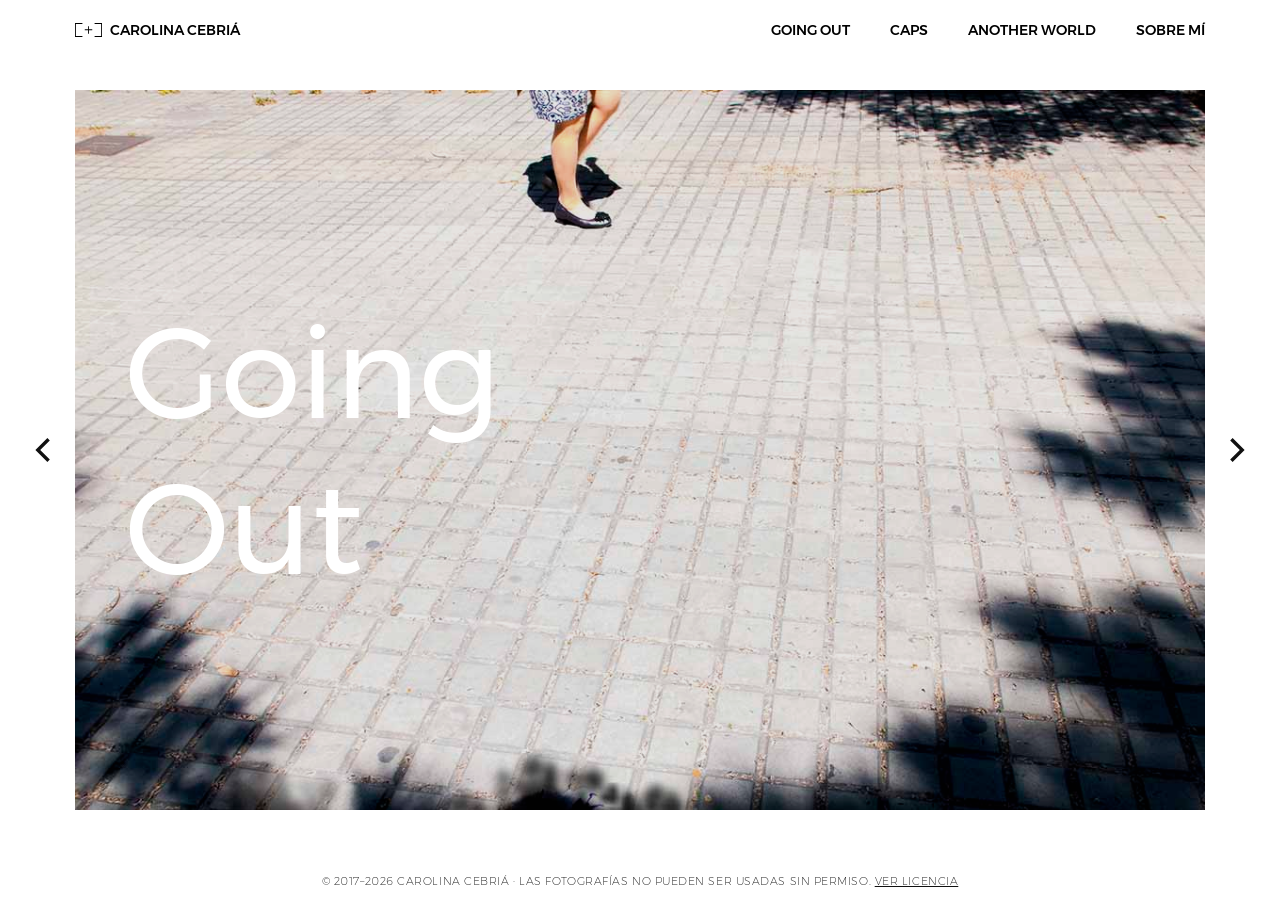
<file: index.html>
<!DOCTYPE html>
<html lang="es">
    <head>
        <meta charset="utf-8">
        <title>Carolina Cebriá</title>
        <meta name=viewport content="width=device-width, initial-scale=1">
        <link rel="stylesheet" href="./css/main.css?v=1">
        <link rel="stylesheet" href="./css/styles.css">
    </head>
    <body>
        <div class="main-navigation">
            <div class="container">
                <div class="main-navigation--content">
                    <a href="./index.html" class="logo">
                        <svg class="icon icon-logo">
                            <use xlink:href="/svg/svg-symbols.svg#icon-logo">
                        </svg>
                        <span>Carolina Cebriá</span>
                    </a>
                    <a href="#" class="navbar-open">
                        <svg class="icon icon-menu"><use xlink:href="/svg/svg-symbols.svg#icon-menu"></svg>
                    </a>
                    <nav class="navbar">
                        <a href="#" class="navbar-close">
                            <svg class="icon icon-close"><use xlink:href="/svg/svg-symbols.svg#icon-close"></svg>
                        </a>
                        <ul class="navbar-menu">
                            <li class="navbar-menu--item"><a href="./going-out.html">Going Out</a></li>
                            <li class="navbar-menu--item"><a href="./caps.html">Caps</a></li>
                            <li class="navbar-menu--item"><a href="./another-world.html">Another World</a></li>
                            <li class="navbar-menu--item"><a href="./about.html">Sobre mí</a></li>
                        </ul>
                        <ul class="navbar-social">
                            <li class="navbar-social--item">
                                <a href="https://www.instagram.com/carol_c.t" target="_blank">
                                    <svg class="icon icon-instagram">
                                        <use xlink:href="/svg/svg-symbols.svg#icon-instagram">
                                    </svg>
                                </a>
                            </li>
                        </ul>
                    </nav>
                </div>
            </div>
        </div>
        <div class="home-projects">
            <div class="container">
                <div class="home-projects--list">
                    <a href="./going-out.html"
                    class="home-projects--item lazyload"
                    data-bgset="./img/work/goingout/goingout-intro-s.jpg 800w,
                    ./img/work/goingout/goingout-intro-m.jpg 1200w,
                    ./img/work/goingout/goingout-intro-g.jpg 1920w"
                    style="background-image: url(./img/work/goingout/goingout-intro-s.jpg); background-position: 50% 0%">
                        <div class="home-projects--item-content">
                            <div class="home-projects--item-title">Going Out</div>
                        </div>
                    </a>
                    <a href="./caps.html"
                    class="home-projects--item lazyload"
                    data-bgset="./img/work/caps/caps-intro-s.jpg 800w,
                    ./img/work/caps/caps-intro-m.jpg 1200w,
                    ./img/work/caps/caps-intro-g.jpg 1920w"
                    style="background-image: url(./img/work/caps/caps-intro-s.jpg);">
                        <div class="home-projects--item-content">
                            <div class="home-projects--item-title">CAPS</div>
                        </div>
                    </a>
                    <a href="./another-world.html"
                    class="home-projects--item lazyload"
                    data-bgset="./img/work/anotherworld/anotherworld-intro-s.jpg 800w,
                    ./img/work/anotherworld/anotherworld-intro-m.jpg 1200w,
                    ./img/work/anotherworld/anotherworld-intro-g.jpg 1920w"
                    style="background-image: url(./img/work/anotherworld/anotherworld-intro-s.jpg);">
                        <div class="home-projects--item-content">
                            <div class="home-projects--item-title">Another World</div>
                        </div>
                    </a>
                </div>
            </div>
        </div>
        <footer class="site-footer site-footer--fixed">
            <div class="container">
                <p>&copy; 2017&ndash;2026 Carolina Cebriá &middot; Las fotografías no pueden ser usadas sin permiso. <a href="./LICENSE">Ver licencia</a></p>
            </div>
        </footer>
        <script type="text/javascript" src="./js/main.js"></script>
    </body>
</html>
</file>
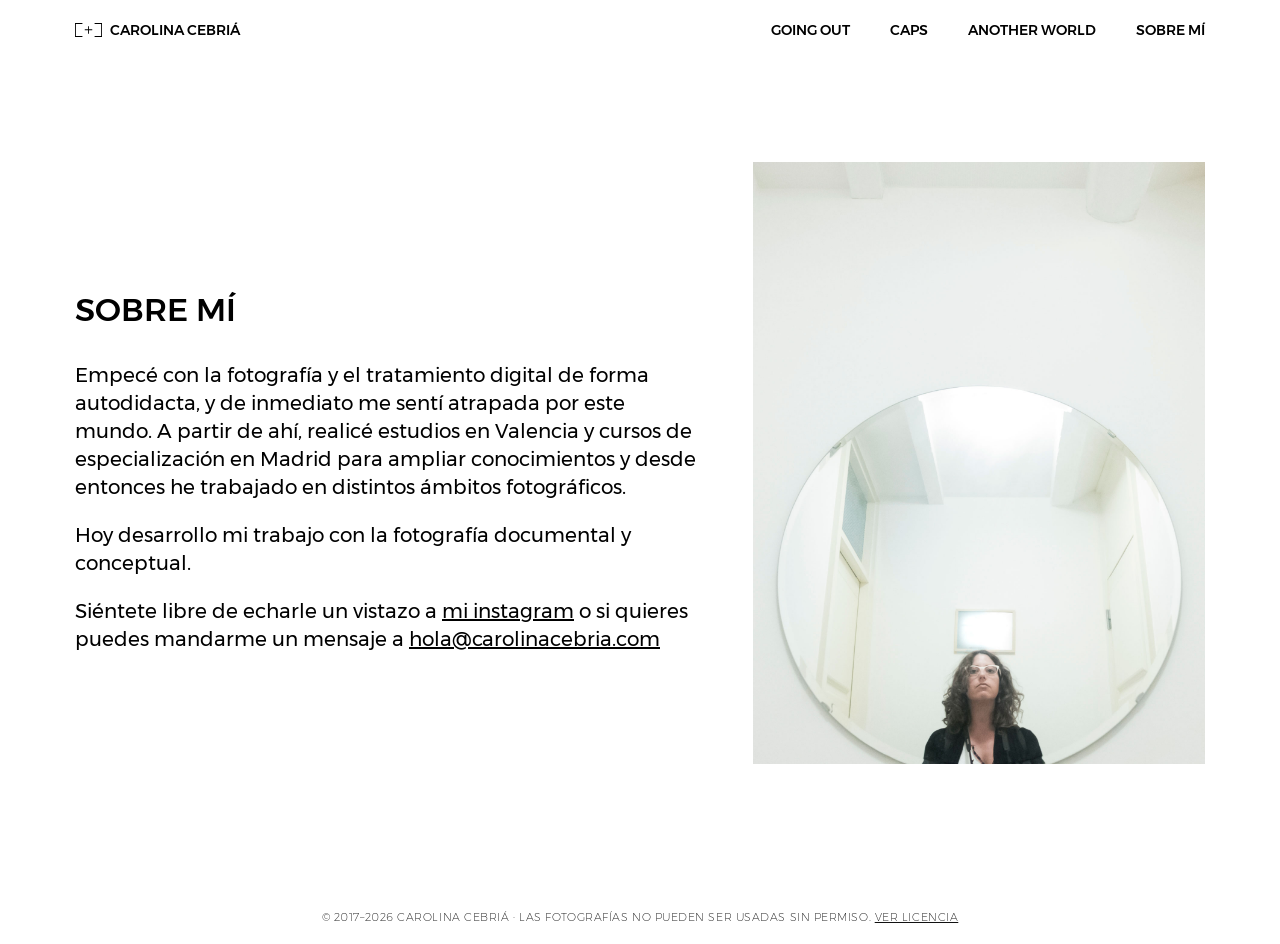
<file: about.html>
<!DOCTYPE html>
<html lang="es">
    <head>
        <meta charset="utf-8">
        <title>Carolina Cebriá</title>
        <meta name=viewport content="width=device-width, initial-scale=1">
        <link rel="stylesheet" href="./css/main.css?v=1">
        <link rel="stylesheet" href="./css/styles.css">
    </head>
    <body class="is-about">
        <div class="main-navigation">
            <div class="container">
                <div class="main-navigation--content">
                    <a href="./index.html" class="logo">
                        <svg class="icon icon-logo">
                            <use xlink:href="/svg/svg-symbols.svg#icon-logo">
                        </svg>
                        <span>Carolina Cebriá</span>
                    </a>
                    <a href="#" class="navbar-open">
                        <svg class="icon icon-menu"><use xlink:href="/svg/svg-symbols.svg#icon-menu"></svg>
                    </a>
                    <nav class="navbar">
                        <a href="#" class="navbar-close">
                            <svg class="icon icon-close"><use xlink:href="/svg/svg-symbols.svg#icon-close"></svg>
                        </a>
                        <ul class="navbar-menu">
                            <li class="navbar-menu--item"><a href="./going-out.html">Going Out</a></li>
                            <li class="navbar-menu--item"><a href="./caps.html">Caps</a></li>
                            <li class="navbar-menu--item"><a href="./another-world.html">Another World</a></li>
                            <li class="navbar-menu--item"><a href="#">Sobre mí</a></li>
                        </ul>
                        <ul class="navbar-social">
                            <li class="navbar-social--item">
                                <a href="https://www.instagram.com/carol_c.t" target="_blank">
                                    <svg class="icon icon-instagram">
                                        <use xlink:href="/svg/svg-symbols.svg#icon-instagram">
                                    </svg>
                                </a>
                            </li>
                        </ul>
                    </nav>
                </div>
            </div>
        </div>
        <section class="about-section">
            <div class="container">
                <div class="about-content">
                    <div class="about-content--title">Sobre mí</div>
                    <p class="about-content--text">Empecé con la fotografía y el tratamiento digital de forma autodidacta, y de inmediato me sentí atrapada por este mundo. A partir de ahí, realicé estudios en Valencia y cursos de especialización en Madrid para ampliar conocimientos y desde entonces he trabajado en distintos ámbitos fotográficos.</p>
                    <p class="about-content--text">Hoy desarrollo mi trabajo con la fotografía documental y conceptual.</p>
                    <div class="about-content--text">Siéntete libre de echarle un vistazo a <a href="https://www.instagram.com/carol_c.t">mi instagram</a> o si quieres puedes mandarme un mensaje a <a href="mailto:hola@carolinacebria.com"> hola@carolinacebria.com</a></div>
                </div>
                <div class="about-image">
                    <img src="./img/about-me.jpg" alt="">
                </div>
            </div>
        </section>
        <footer class="site-footer">
            <div class="container">
                <p>&copy; 2017&ndash;2026 Carolina Cebriá &middot; Las fotografías no pueden ser usadas sin permiso. <a href="./LICENSE">Ver licencia</a></p>
            </div>
        </footer>
        <script type="text/javascript" src="./js/main.js"></script>
    </body>
</html>
</file>
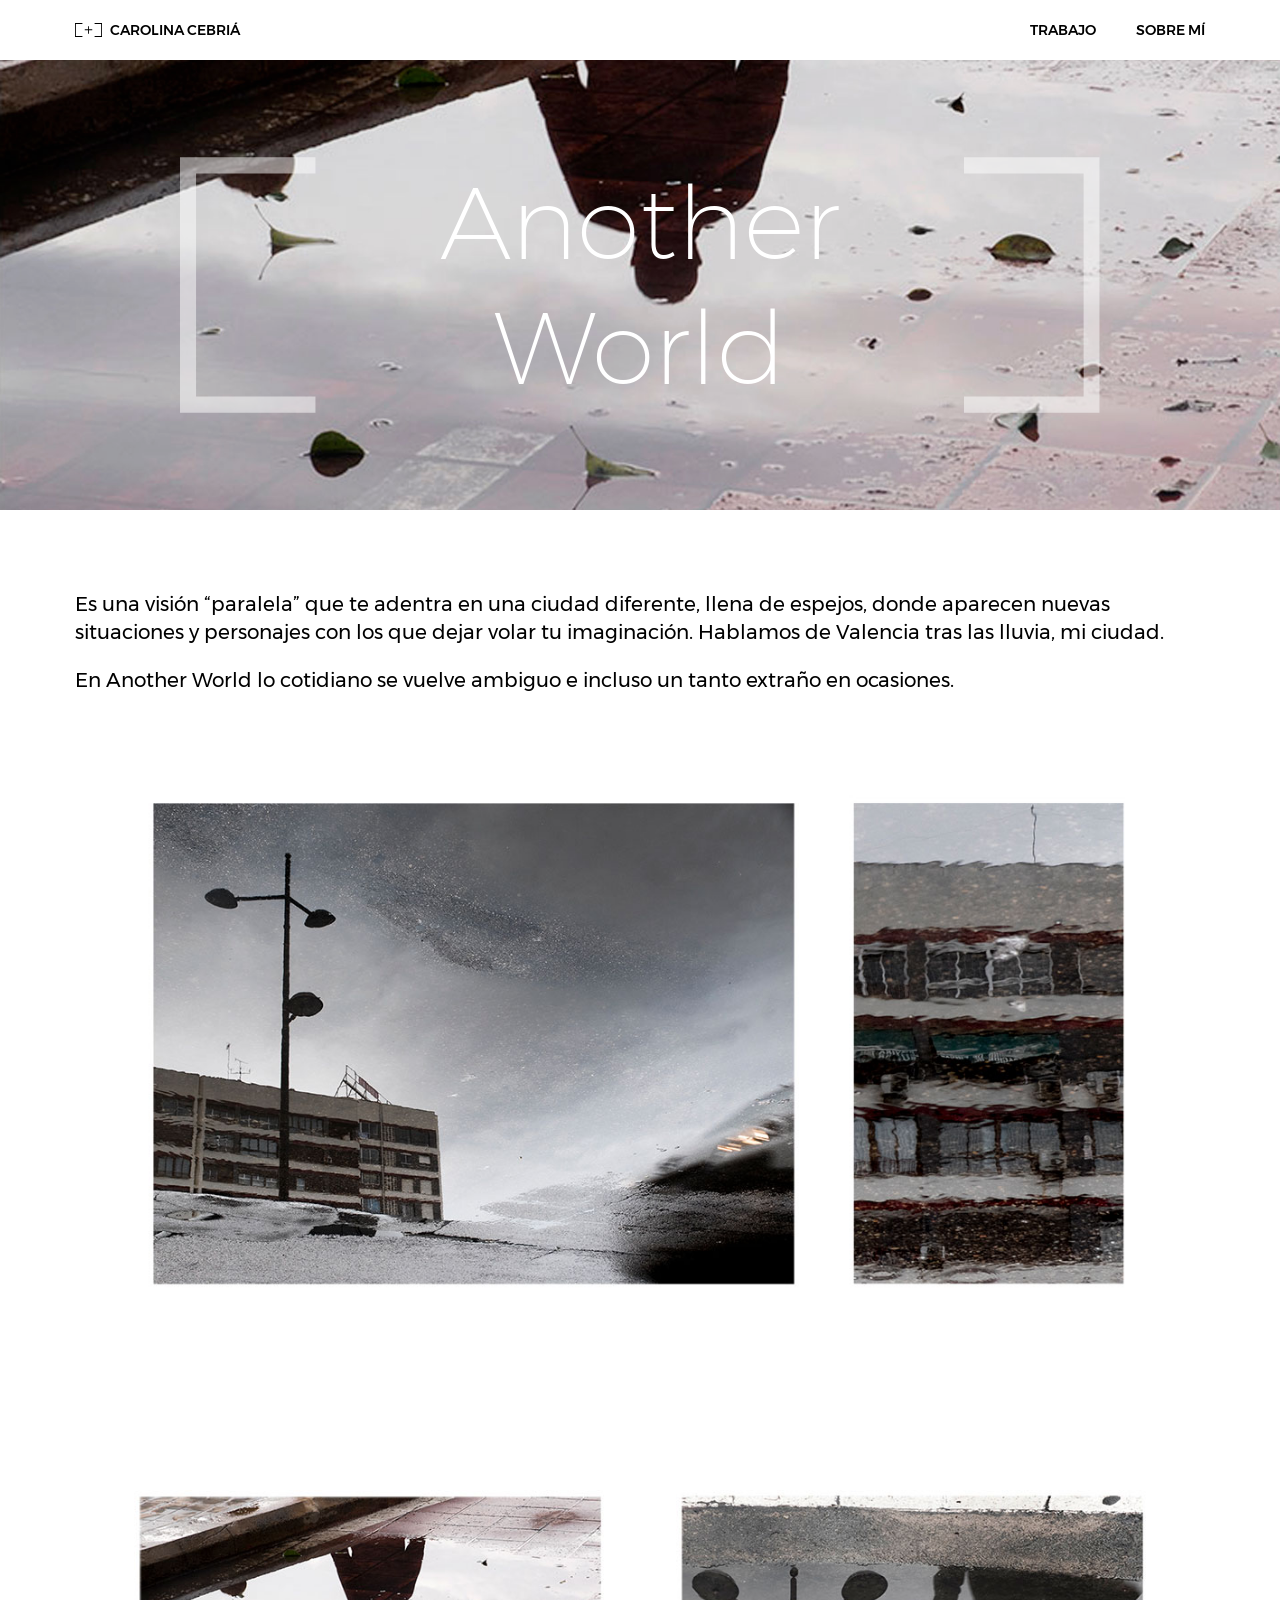
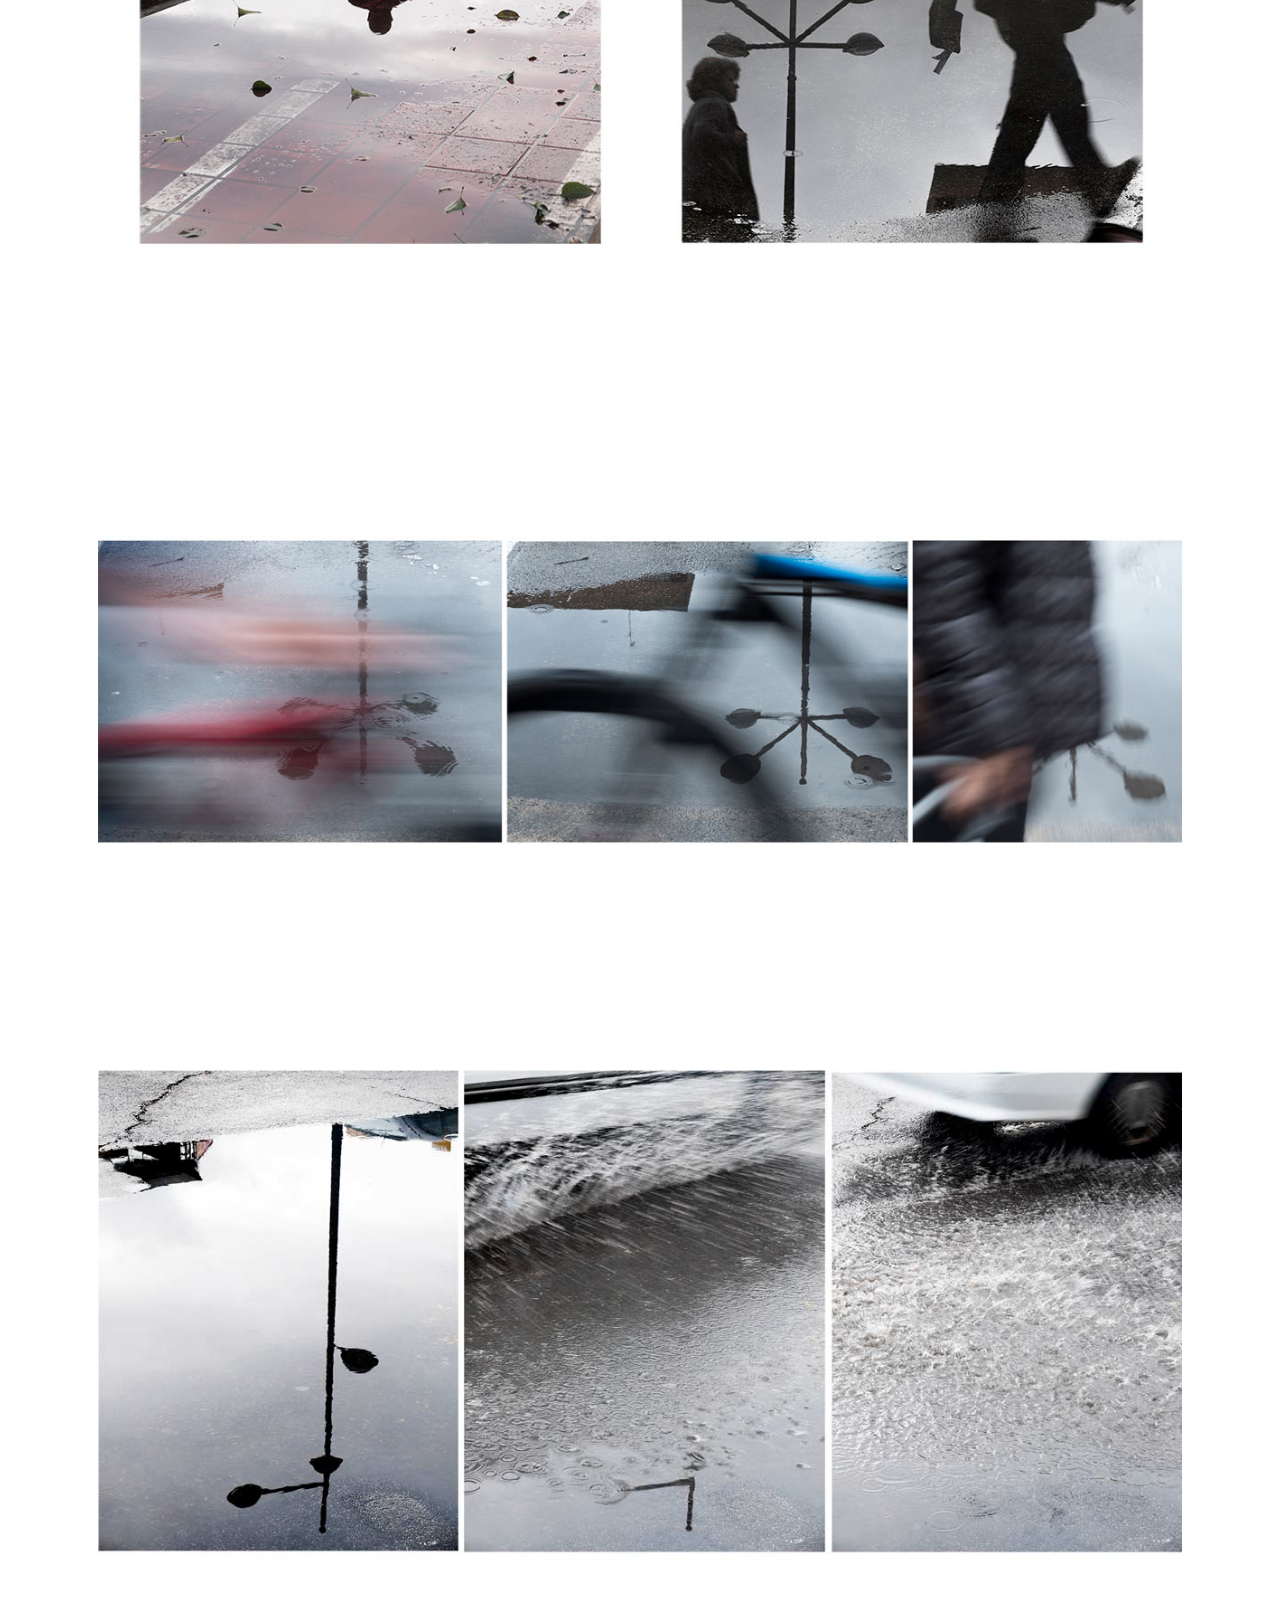
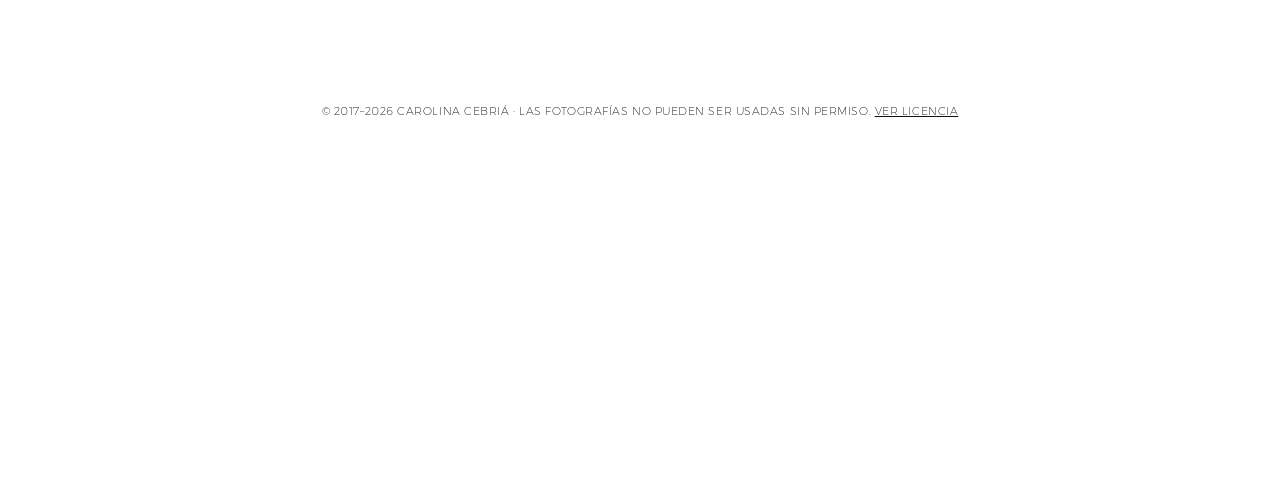
<file: another-world.html>
<!DOCTYPE html>
<html lang="es">
    <head>
        <meta charset="utf-8">
        <title>Carolina Cebriá | Another World</title>
        <meta name=viewport content="width=device-width, initial-scale=1">
        <link rel="stylesheet" href="./css/main.css?v=1">
        <link rel="stylesheet" href="./css/styles.css">
    </head>
    <body class="is-project">
        <div class="main-navigation">
            <div class="container">
                <div class="main-navigation--content">
                    <a href="./index.html" class="logo">
                        <svg class="icon icon-logo">
                            <use xlink:href="/svg/svg-symbols.svg#icon-logo">
                        </svg>
                        <span>Carolina Cebriá</span>
                    </a>
                    <a href="#" class="navbar-open">
                        <svg class="icon icon-menu"><use xlink:href="/svg/svg-symbols.svg#icon-menu"></svg>
                    </a>
                    <nav class="navbar">
                        <a href="#" class="navbar-close">
                            <svg class="icon icon-close"><use xlink:href="/svg/svg-symbols.svg#icon-close"></svg>
                        </a>
                        <ul class="navbar-menu">
                            <li class="navbar-menu--item"><a href="./index.html">Trabajo</a></li>
                            <li class="navbar-menu--item"><a href="./about.html">Sobre mí</a></li>
                        </ul>
                        <ul class="navbar-social">
                            <li class="navbar-social--item">
                                <a href="https://www.instagram.com/carol_c.t" target="_blank">
                                    <svg class="icon icon-instagram">
                                        <use xlink:href="/svg/svg-symbols.svg#icon-instagram">
                                    </svg>
                                </a>
                            </li>
                        </ul>
                    </nav>
                </div>
            </div>
        </div>
        <div class="main-content">
            <section
                class="project-banner lazyload"
                data-bgset="./img/work/anotherworld/anotherworld-intro-s.jpg 800w,
                ./img/work/anotherworld/anotherworld-intro-m.jpg 1200w,
                ./img/work/anotherworld/anotherworld-intro-g.jpg 1920w"
                style="background-image: url(./img/work/anotherworld/anotherworld-intro-s.jpg);">
                <div class="project-banner--content">
                    <svg class="icon icon-logo-open project-banner--icon-open">
                        <use xlink:href="/svg/svg-symbols.svg#icon-logo-open">
                    </svg>
                    <h1 class="project-banner--title">Another World</h1>
                    <svg class="icon icon-logo-close project-banner--icon-close">
                        <use xlink:href="/svg/svg-symbols.svg#icon-logo-close">
                    </svg>
                </div>
            </section>
            <section class="project-description">
                <div class="container">
                    <p class="project-description--text">Es una visión “paralela” que te adentra en una ciudad diferente, llena de espejos, donde aparecen nuevas situaciones y personajes con los que dejar volar tu imaginación. Hablamos de Valencia tras las lluvia, mi ciudad.</p>
                    <p class="project-description--text">En Another World lo cotidiano se vuelve ambiguo e incluso un tanto extraño en ocasiones.</p>
                </div>
            </section>
            <section class="project-content">
                <div class="container">
                    <div class="photo-list">
                        <div class="photo-item is-horizontal">
                            <img
                            class="lazyload"
                            src="./img/work/anotherworld/anotherworld-01-s.jpg" data-srcset="./img/work/anotherworld/anotherworld-01-s.jpg 800w,
                            ./img/work/anotherworld/anotherworld-01-m.jpg 1200w,
                            ./img/work/anotherworld/anotherworld-01-g.jpg 1920w"
                            data-sizes="auto"
                            alt="Carolina Cebriá | Another World 01">
                        </div>
                        <div class="photo-item is-horizontal">
                            <img
                            class="lazyload"
                            src="./img/work/anotherworld/anotherworld-02-s.jpg" data-srcset="./img/work/anotherworld/anotherworld-02-s.jpg 800w,
                            ./img/work/anotherworld/anotherworld-02-m.jpg 1200w,
                            ./img/work/anotherworld/anotherworld-02-g.jpg 1920w"
                            data-sizes="auto"
                            alt="Carolina Cebriá | Another World 02">
                        </div>
                        <div class="photo-item is-horizontal">
                            <img
                            class="lazyload"
                            src="./img/work/anotherworld/anotherworld-03-s.jpg" data-srcset="./img/work/anotherworld/anotherworld-03-s.jpg 800w,
                            ./img/work/anotherworld/anotherworld-03-m.jpg 1200w,
                            ./img/work/anotherworld/anotherworld-03-g.jpg 1920w"
                            data-sizes="auto"
                            alt="Carolina Cebriá | Another World 03">
                        </div>
                        <div class="photo-item is-horizontal">
                            <img
                            class="lazyload"
                            src="./img/work/anotherworld/anotherworld-04-s.jpg" data-srcset="./img/work/anotherworld/anotherworld-04-s.jpg 800w,
                            ./img/work/anotherworld/anotherworld-04-m.jpg 1200w,
                            ./img/work/anotherworld/anotherworld-04-g.jpg 1920w"
                            data-sizes="auto"
                            alt="Carolina Cebriá | Another World 04">
                        </div>
                    </div>
                </div>
            </section>
            <footer class="site-footer">
                <div class="container">
                    <p>&copy; 2017&ndash;2026 Carolina Cebriá &middot; Las fotografías no pueden ser usadas sin permiso. <a href="./LICENSE">Ver licencia</a></p>
                </div>
            </footer>
        </div>
        <section
            class="project-navigation lazyload"
            data-bgset="./img/work/goingout/goingout-intro-s.jpg 800w,
            ./img/work/goingout/goingout-intro-m.jpg 1200w,
            ./img/work/goingout/goingout-intro-g.jpg 1920w"
            style="background-image: url(./img/work/goingout/goingout-intro-s.jpg); background-position: 50% 0%">
            <a href="./going-out.html">
                <div class="project-navigation--content">
                    <div class="project-navigation--title">_Siguiente:</div>
                    <div class="project-navigation--project-name">GOING OUT</div>
                </div>
            </a>
        </section>

        <script type="text/javascript" src="./js/main.js"></script>
    </body>
</html>
</file>
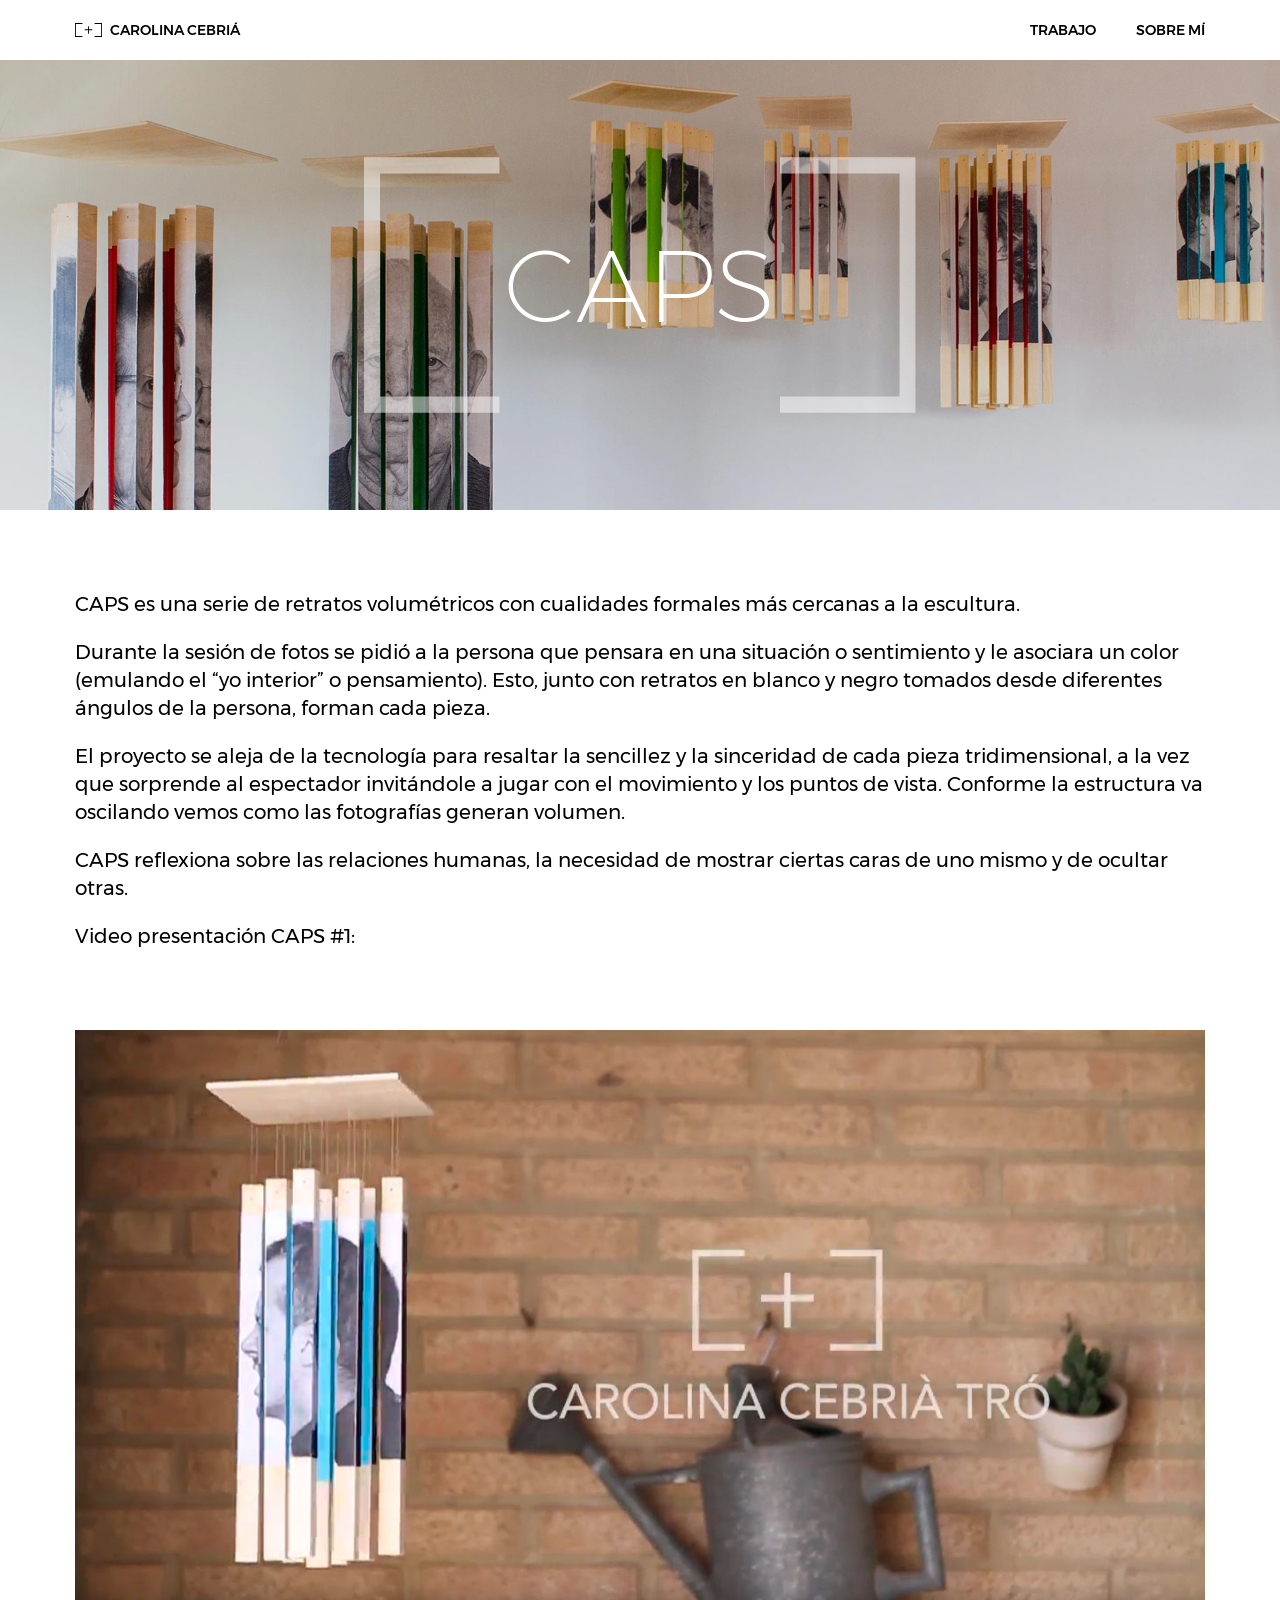
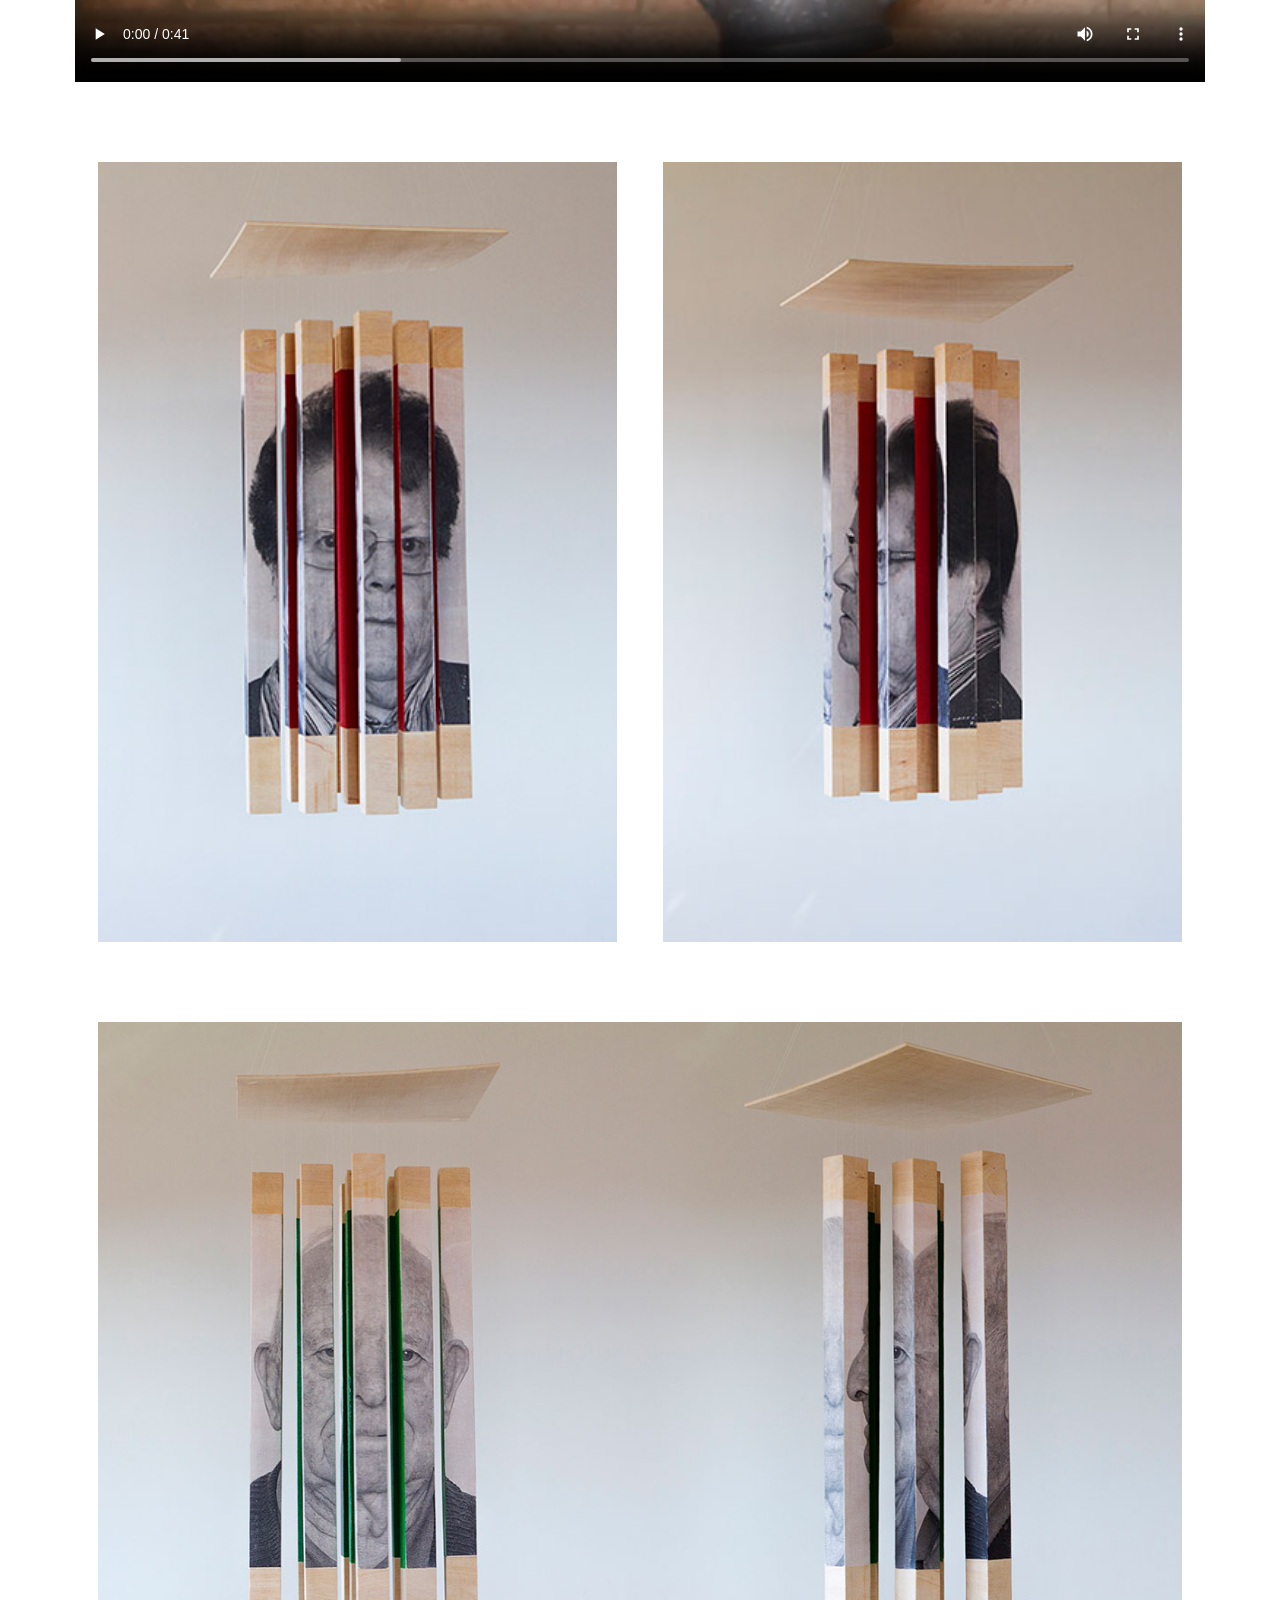
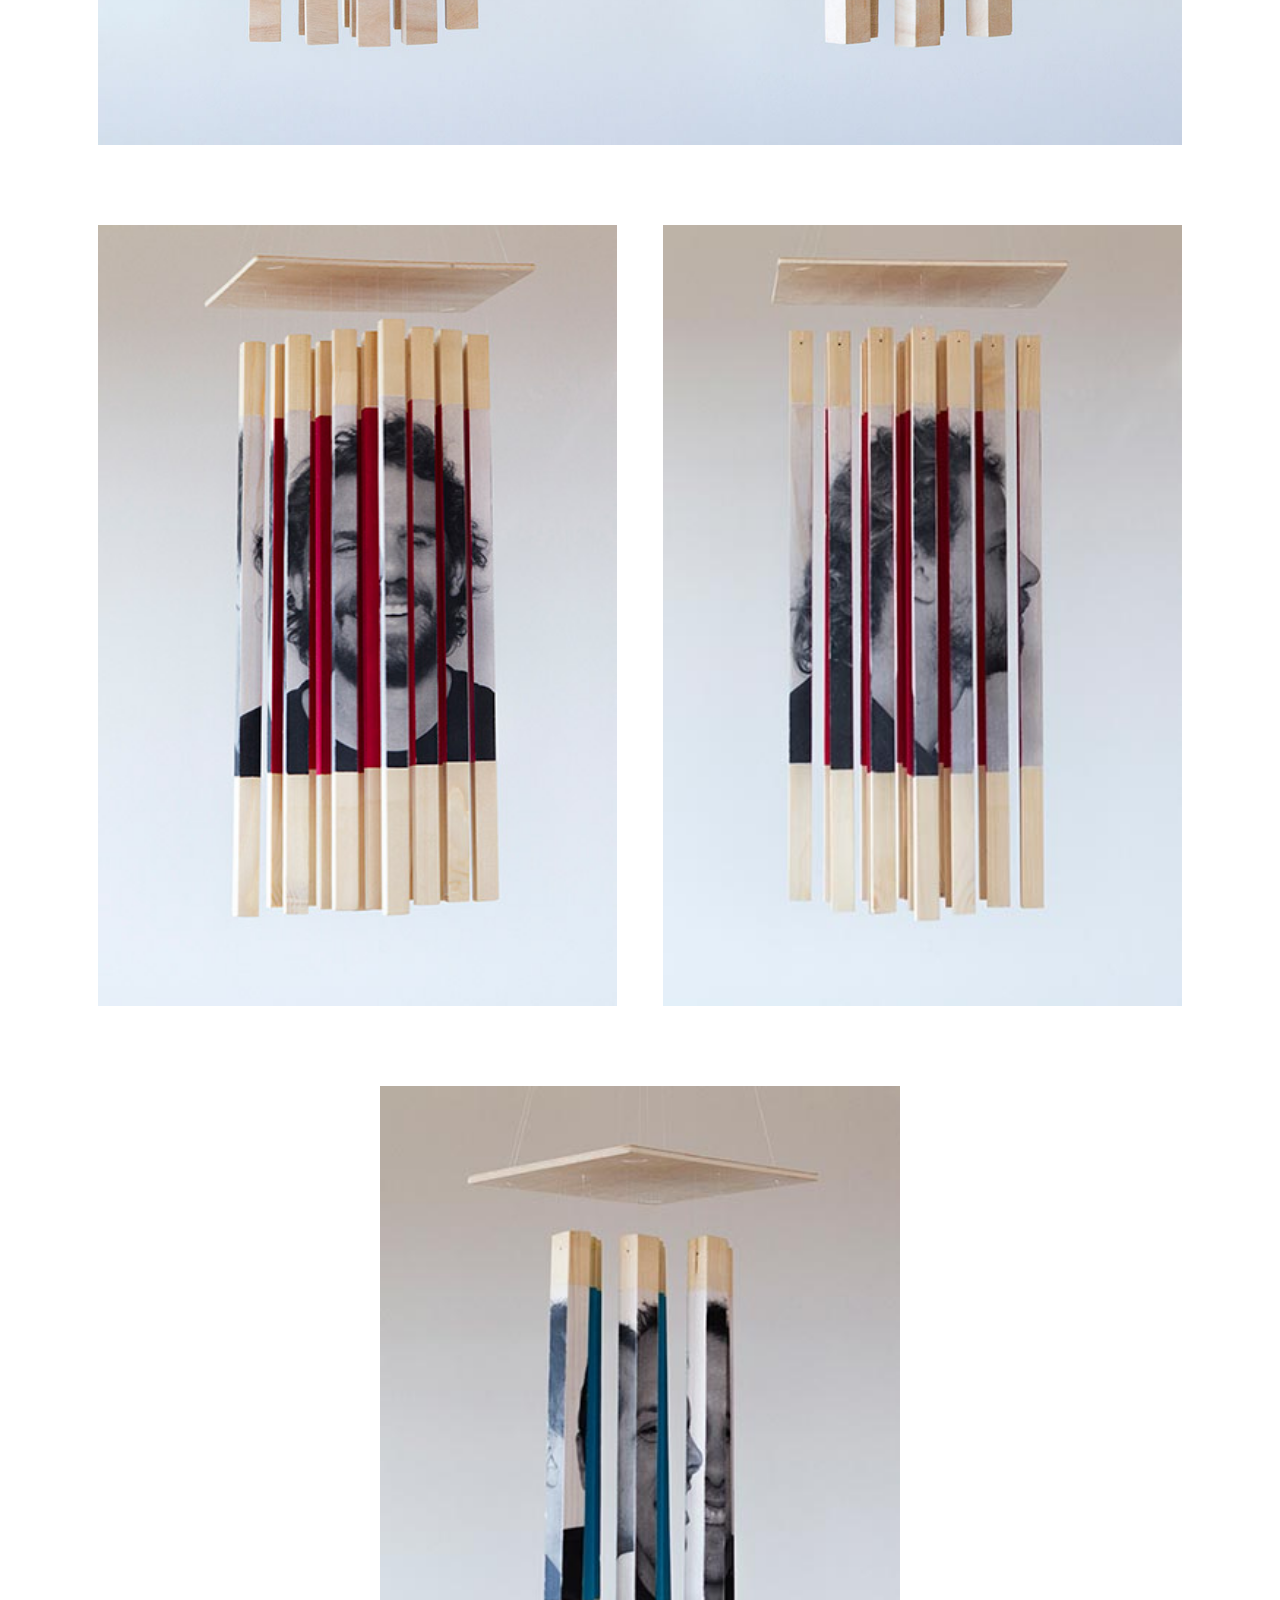
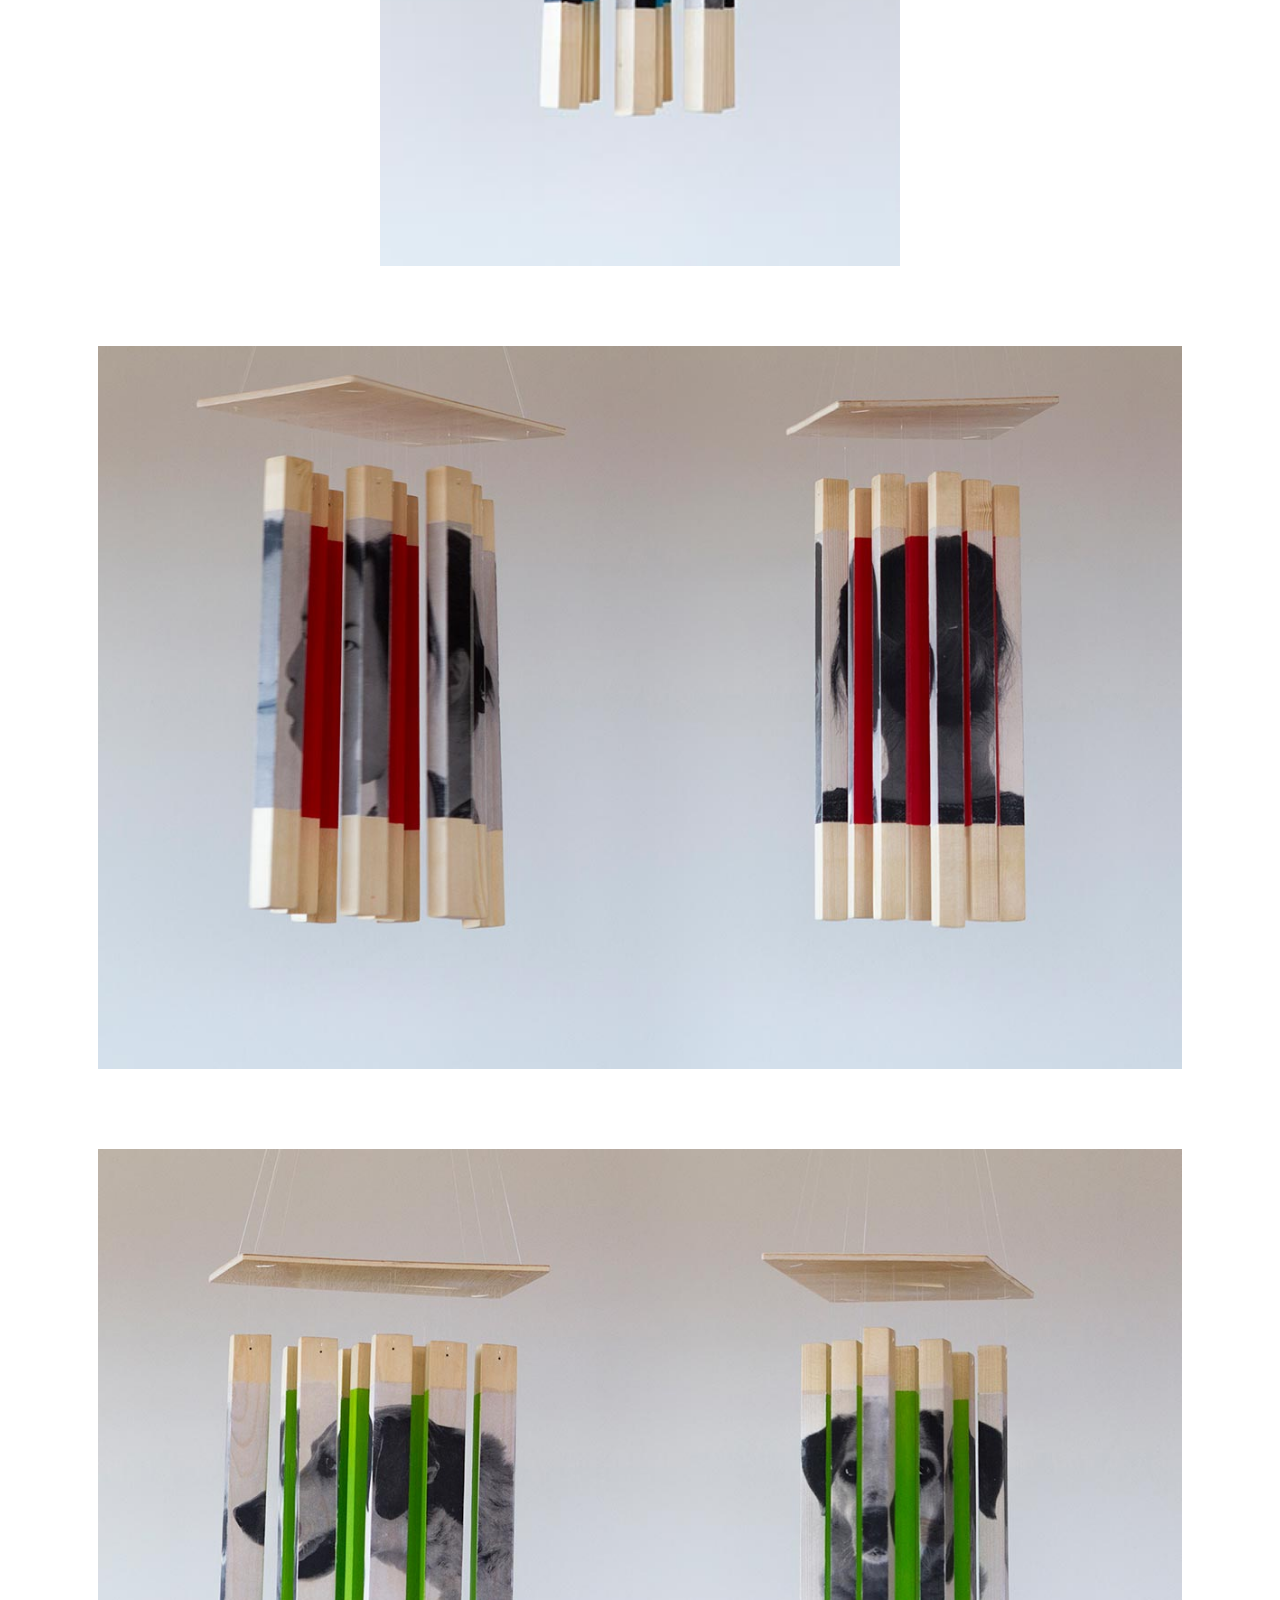
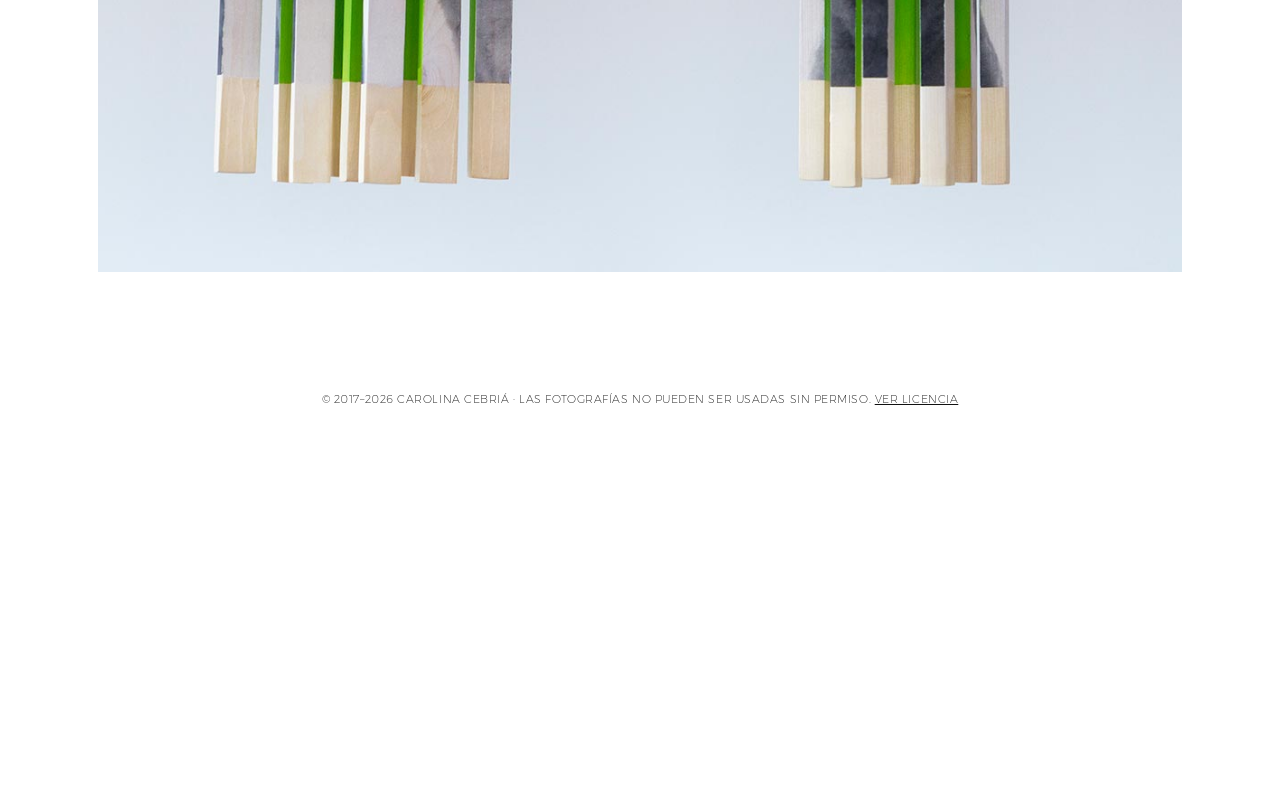
<file: caps.html>
<!DOCTYPE html>
<html lang="es">
    <head>
        <meta charset="utf-8">
        <title>Carolina Cebriá | Caps</title>
        <meta name=viewport content="width=device-width, initial-scale=1">
        <link rel="stylesheet" href="./css/main.css?v=1">
        <link rel="stylesheet" href="./css/styles.css">
    </head>
    <body class="is-project">
        <div class="main-navigation">
            <div class="container">
                <div class="main-navigation--content">
                    <a href="./index.html" class="logo">
                        <svg class="icon icon-logo">
                            <use xlink:href="/svg/svg-symbols.svg#icon-logo">
                        </svg>
                        <span>Carolina Cebriá</span>
                    </a>
                    <a href="#" class="navbar-open">
                        <svg class="icon icon-menu"><use xlink:href="/svg/svg-symbols.svg#icon-menu"></svg>
                    </a>
                    <nav class="navbar">
                        <a href="#" class="navbar-close">
                            <svg class="icon icon-close"><use xlink:href="/svg/svg-symbols.svg#icon-close"></svg>
                        </a>
                        <ul class="navbar-menu">
                            <li class="navbar-menu--item"><a href="./index.html">Trabajo</a></li>
                            <li class="navbar-menu--item"><a href="./about.html">Sobre mí</a></li>
                        </ul>
                        <ul class="navbar-social">
                            <li class="navbar-social--item">
                                <a href="https://www.instagram.com/carol_c.t" target="_blank">
                                    <svg class="icon icon-instagram">
                                        <use xlink:href="/svg/svg-symbols.svg#icon-instagram">
                                    </svg>
                                </a>
                            </li>
                        </ul>
                    </nav>
                </div>
            </div>
        </div>
        <div class="main-content">
            <section
                class="project-banner lazyload"
                data-bgset="./img/work/caps/caps-intro-s.jpg 800w,
                ./img/work/caps/caps-intro-m.jpg 1200w,
                ./img/work/caps/caps-intro-g.jpg 1920w"
                style="background-image: url(./img/work/caps/caps-intro-s.jpg);">
                <div class="project-banner--content">
                    <svg class="icon icon-logo-open project-banner--icon-open">
                        <use xlink:href="/svg/svg-symbols.svg#icon-logo-open">
                    </svg>
                    <h1 class="project-banner--title">CAPS</h1>
                    <svg class="icon icon-logo-close project-banner--icon-close">
                        <use xlink:href="/svg/svg-symbols.svg#icon-logo-close">
                    </svg>
                </div>
            </section>
            <section class="project-description">
                <div class="container">
                    <p class="project-description--text">CAPS es una serie de retratos volumétricos con cualidades formales más cercanas a la escultura.</p>
                    <p class="project-description--text">Durante la sesión de fotos se pidió a la persona que pensara en una situación o sentimiento y le asociara un color (emulando el “yo interior” o pensamiento). Esto, junto con retratos en blanco y negro tomados desde diferentes ángulos de la persona, forman cada pieza. </p>
                    <p class="project-description--text">El proyecto se aleja de la tecnología para resaltar la sencillez y la sinceridad de cada pieza tridimensional, a la vez que sorprende al espectador invitándole a jugar con el movimiento y los puntos de vista. Conforme la estructura va oscilando vemos como las fotografías generan volumen.</p>
                    <p class="project-description--text">CAPS reflexiona sobre las relaciones humanas, la necesidad de mostrar ciertas caras de uno mismo y de ocultar otras.</p>
                    <p class="project-description--text">Video presentación CAPS #1:</p>
                </div>
            </section>
            <section class="project-content">
                <div class="container">
                    <div class="photo-list">
                        <div class="video-item">
                            <video controls poster="./img/work/caps/caps-01-poster.jpg" controlsList="nodownload">
                                <source src="./img/work/caps/caps-01.mp4" type="video/mp4">
                                <source src="./img/work/caps/caps-01.webm" type="video/webm">
                            </video>
                        </div>
                        <div class="photo-item is-vertical">
                            <img
                            class="lazyload"
                            src="./img/work/caps/caps-01-s.jpg" data-srcset="./img/work/caps/caps-01-s.jpg 800w,
                            ./img/work/caps/caps-01-m.jpg 1200w,
                            ./img/work/caps/caps-01-g.jpg 1800w"
                            data-sizes="auto"
                            alt="Carolina Cebriá | Caps 01">
                        </div>
                        <div class="photo-item is-vertical">
                            <img
                            class="lazyload"
                            src="./img/work/caps/caps-02-s.jpg" data-srcset="./img/work/caps/caps-02-s.jpg 800w,
                            ./img/work/caps/caps-02-m.jpg 1200w,
                            ./img/work/caps/caps-02-g.jpg 1800w"
                            data-sizes="auto"
                            alt="Carolina Cebriá | Caps 02">
                        </div>
                        <div class="photo-item is-horizontal">
                            <img
                            class="lazyload"
                            src="./img/work/caps/caps-03-s.jpg" data-srcset="./img/work/caps/caps-03-s.jpg 800w,
                            ./img/work/caps/caps-03-m.jpg 1200w,
                            ./img/work/caps/caps-03-g.jpg 1800w"
                            data-sizes="auto"
                            alt="Carolina Cebriá | Caps 03">
                        </div>
                        <div class="photo-item is-vertical">
                            <img
                            class="lazyload"
                            src="./img/work/caps/caps-04-s.jpg" data-srcset="./img/work/caps/caps-04-s.jpg 800w,
                            ./img/work/caps/caps-04-m.jpg 1200w,
                            ./img/work/caps/caps-04-g.jpg 1800w"
                            data-sizes="auto"
                            alt="Carolina Cebriá | Caps 04">
                        </div>
                        <div class="photo-item is-vertical">
                            <img
                            class="lazyload"
                            src="./img/work/caps/caps-05-s.jpg" data-srcset="./img/work/caps/caps-05-s.jpg 800w,
                            ./img/work/caps/caps-05-m.jpg 1200w,
                            ./img/work/caps/caps-05-g.jpg 1800w"
                            data-sizes="auto"
                            alt="Carolina Cebriá | Caps 05">
                        </div>
                        <div class="photo-item is-vertical">
                            <img
                            class="lazyload"
                            src="./img/work/caps/caps-06-s.jpg" data-srcset="./img/work/caps/caps-06-s.jpg 800w,
                            ./img/work/caps/caps-06-m.jpg 1200w,
                            ./img/work/caps/caps-06-g.jpg 1800w"
                            data-sizes="auto"
                            alt="Carolina Cebriá | Caps 06">
                        </div>
                        <div class="photo-item is-horizontal">
                            <img
                            class="lazyload"
                            src="./img/work/caps/caps-07-s.jpg" data-srcset="./img/work/caps/caps-07-s.jpg 800w,
                            ./img/work/caps/caps-07-m.jpg 1200w,
                            ./img/work/caps/caps-07-g.jpg 1800w"
                            data-sizes="auto"
                            alt="Carolina Cebriá | Caps 07">
                        </div>
                        <div class="photo-item is-horizontal">
                            <img
                            class="lazyload"
                            src="./img/work/caps/caps-08-s.jpg" data-srcset="./img/work/caps/caps-08-s.jpg 800w,
                            ./img/work/caps/caps-08-m.jpg 1200w,
                            ./img/work/caps/caps-08-g.jpg 1800w"
                            data-sizes="auto"
                            alt="Carolina Cebriá | Caps 08">
                        </div>
                    </div>
                </div>
            </section>
            <footer class="site-footer">
                <div class="container">
                    <p>&copy; 2017&ndash;2026 Carolina Cebriá &middot; Las fotografías no pueden ser usadas sin permiso. <a href="./LICENSE">Ver licencia</a></p>
                </div>
            </footer>
        </div>
        <section
            class="project-navigation lazyload"
            data-bgset="./img/work/anotherworld/anotherworld-intro-s.jpg 800w,
            ./img/work/anotherworld/anotherworld-intro-m.jpg 1200w,
            ./img/work/anotherworld/anotherworld-intro-g.jpg 1920w"
            style="background-image: url(./img/work/anotherworld/anotherworld-intro-s.jpg);">
            <a href="./another-world.html">
                <div class="project-navigation--content">
                    <div class="project-navigation--title">_Siguiente:</div>
                    <div class="project-navigation--project-name">Another World</div>
                </div>
            </a>
        </section>
        <script type="text/javascript" src="./js/main.js"></script>
    </body>
</html>
</file>
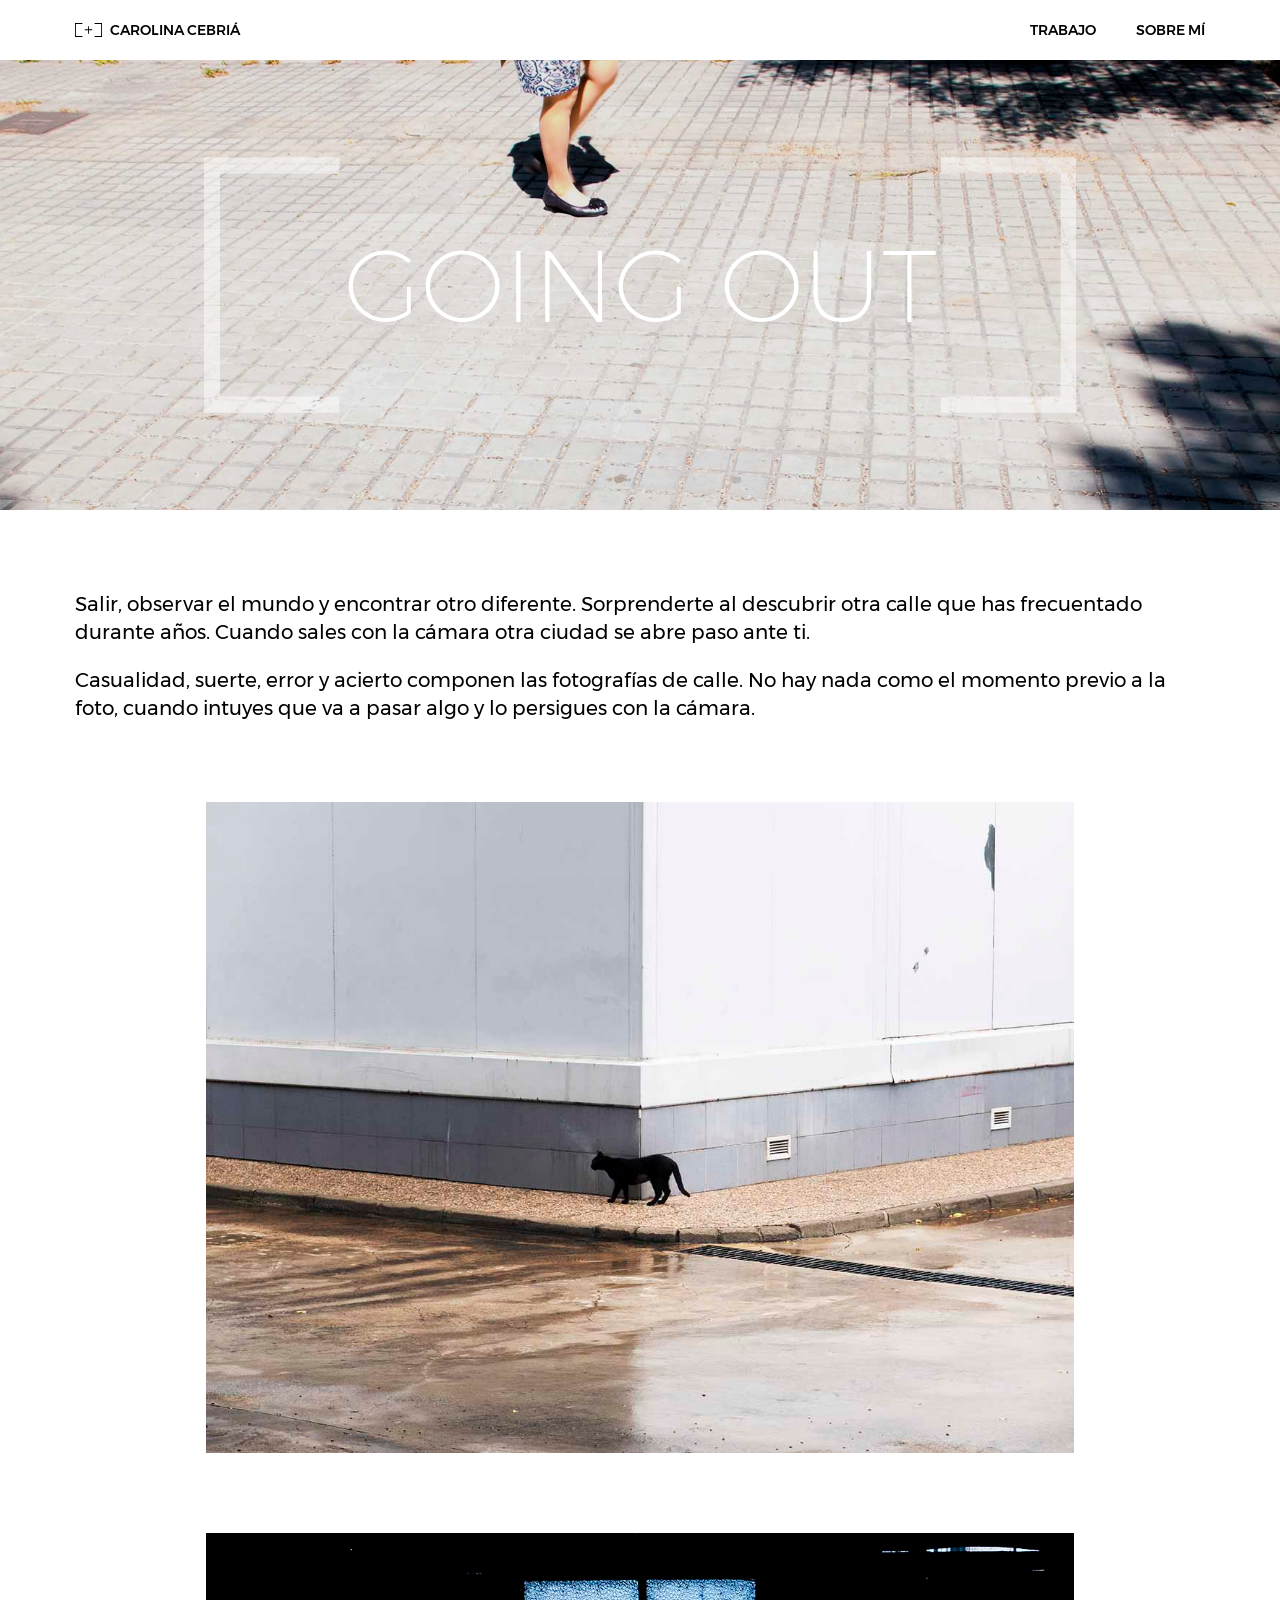
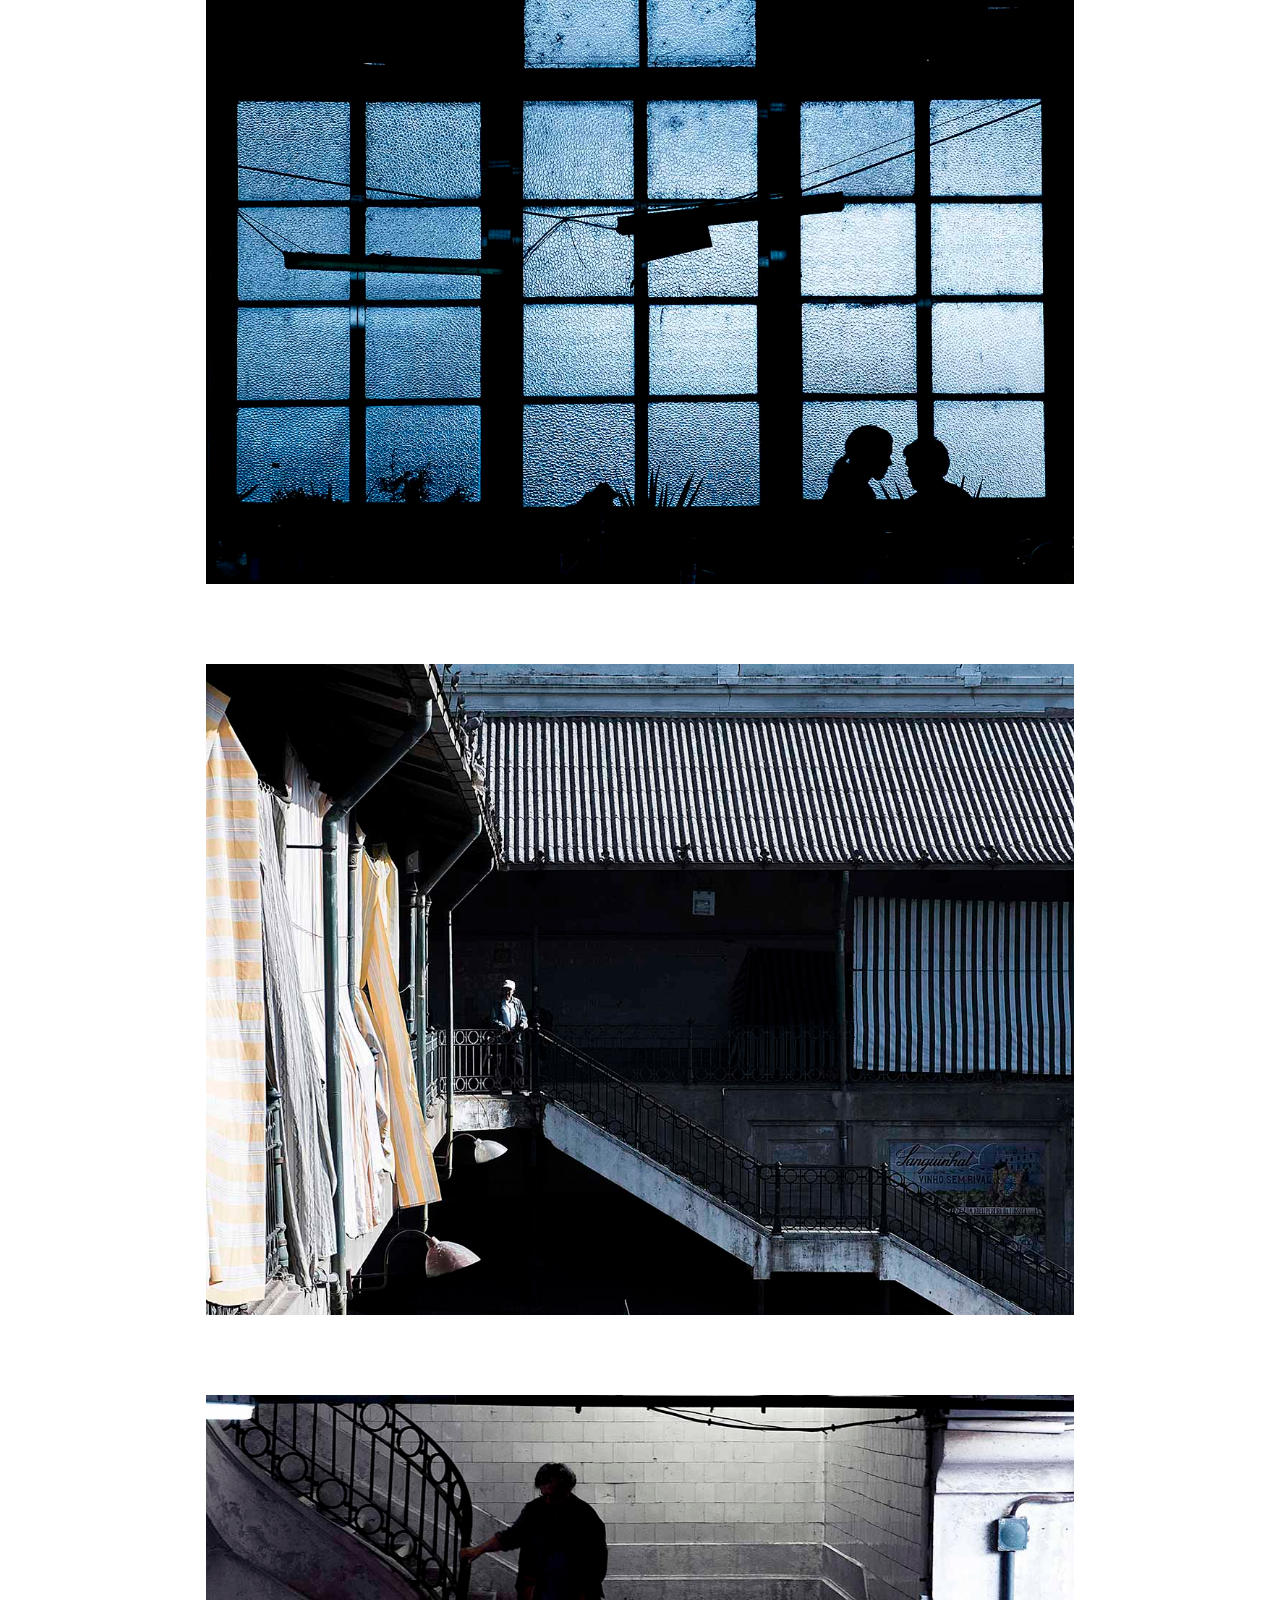
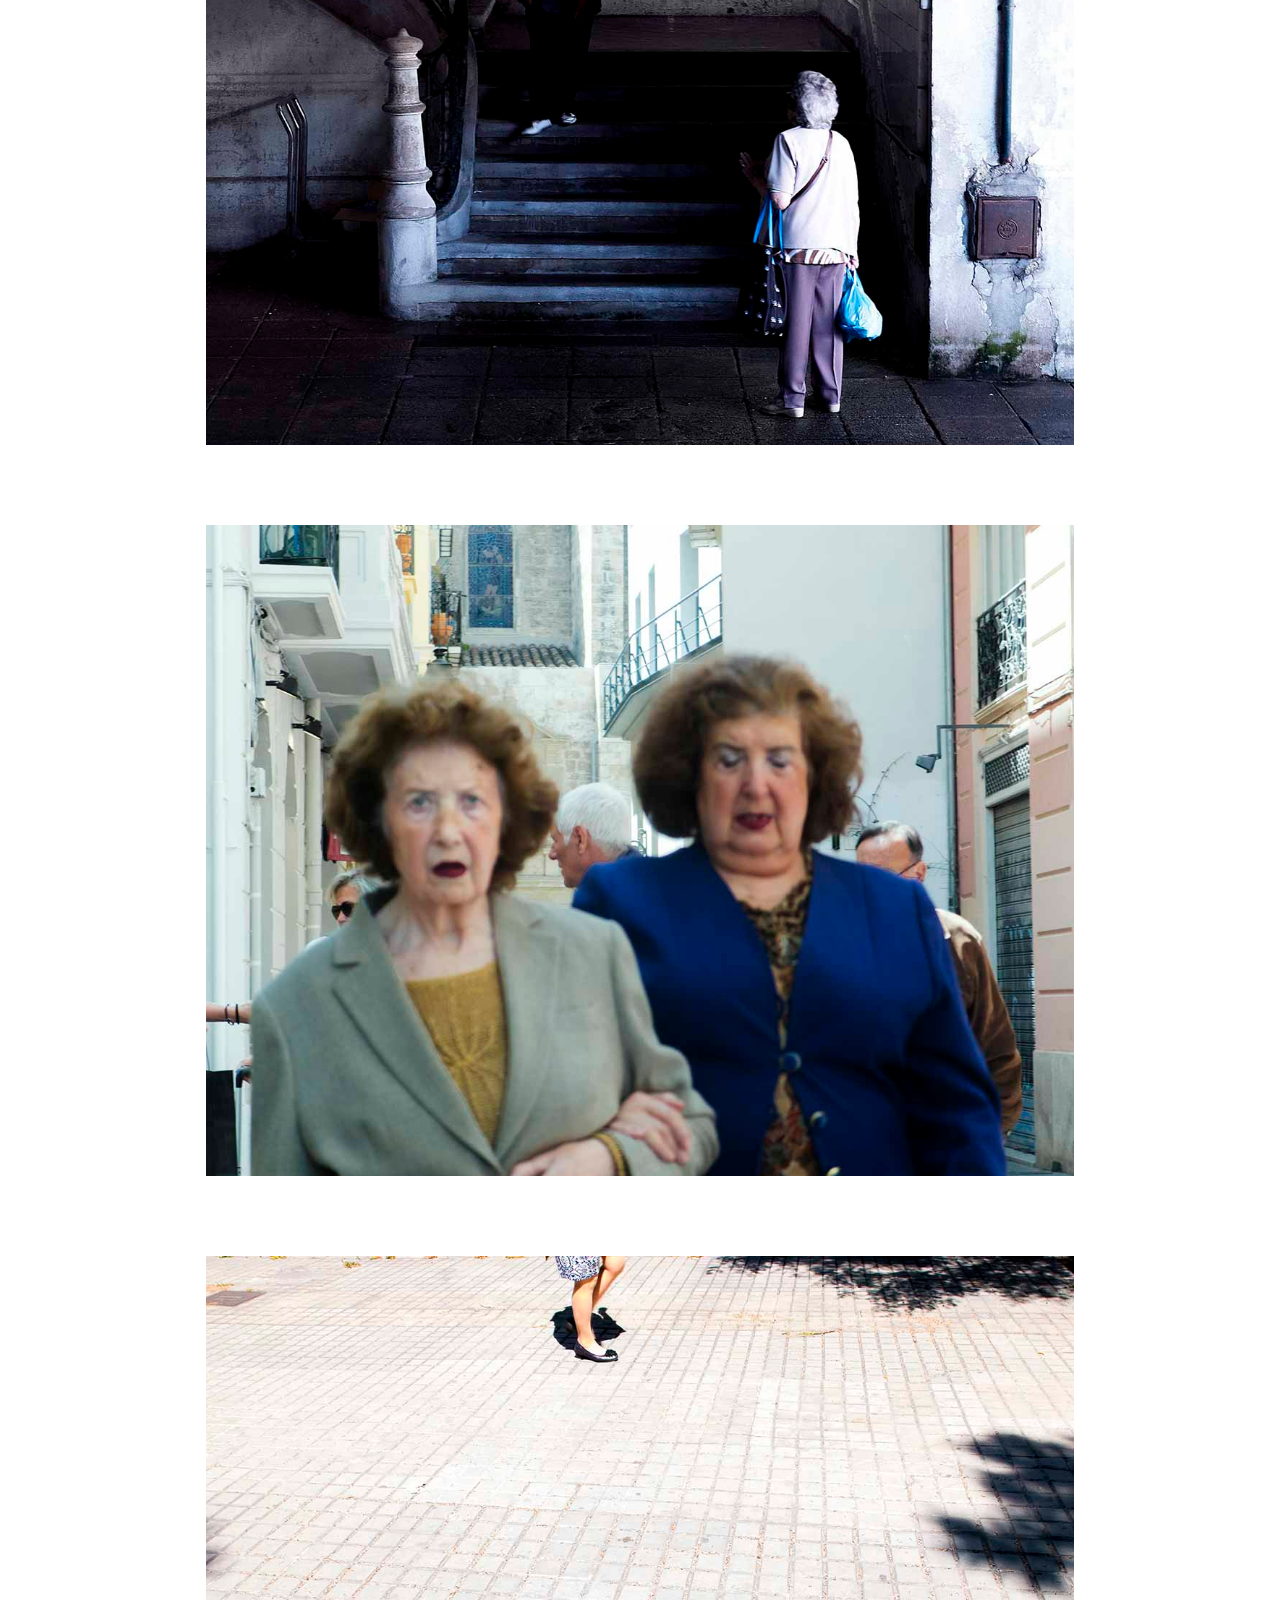
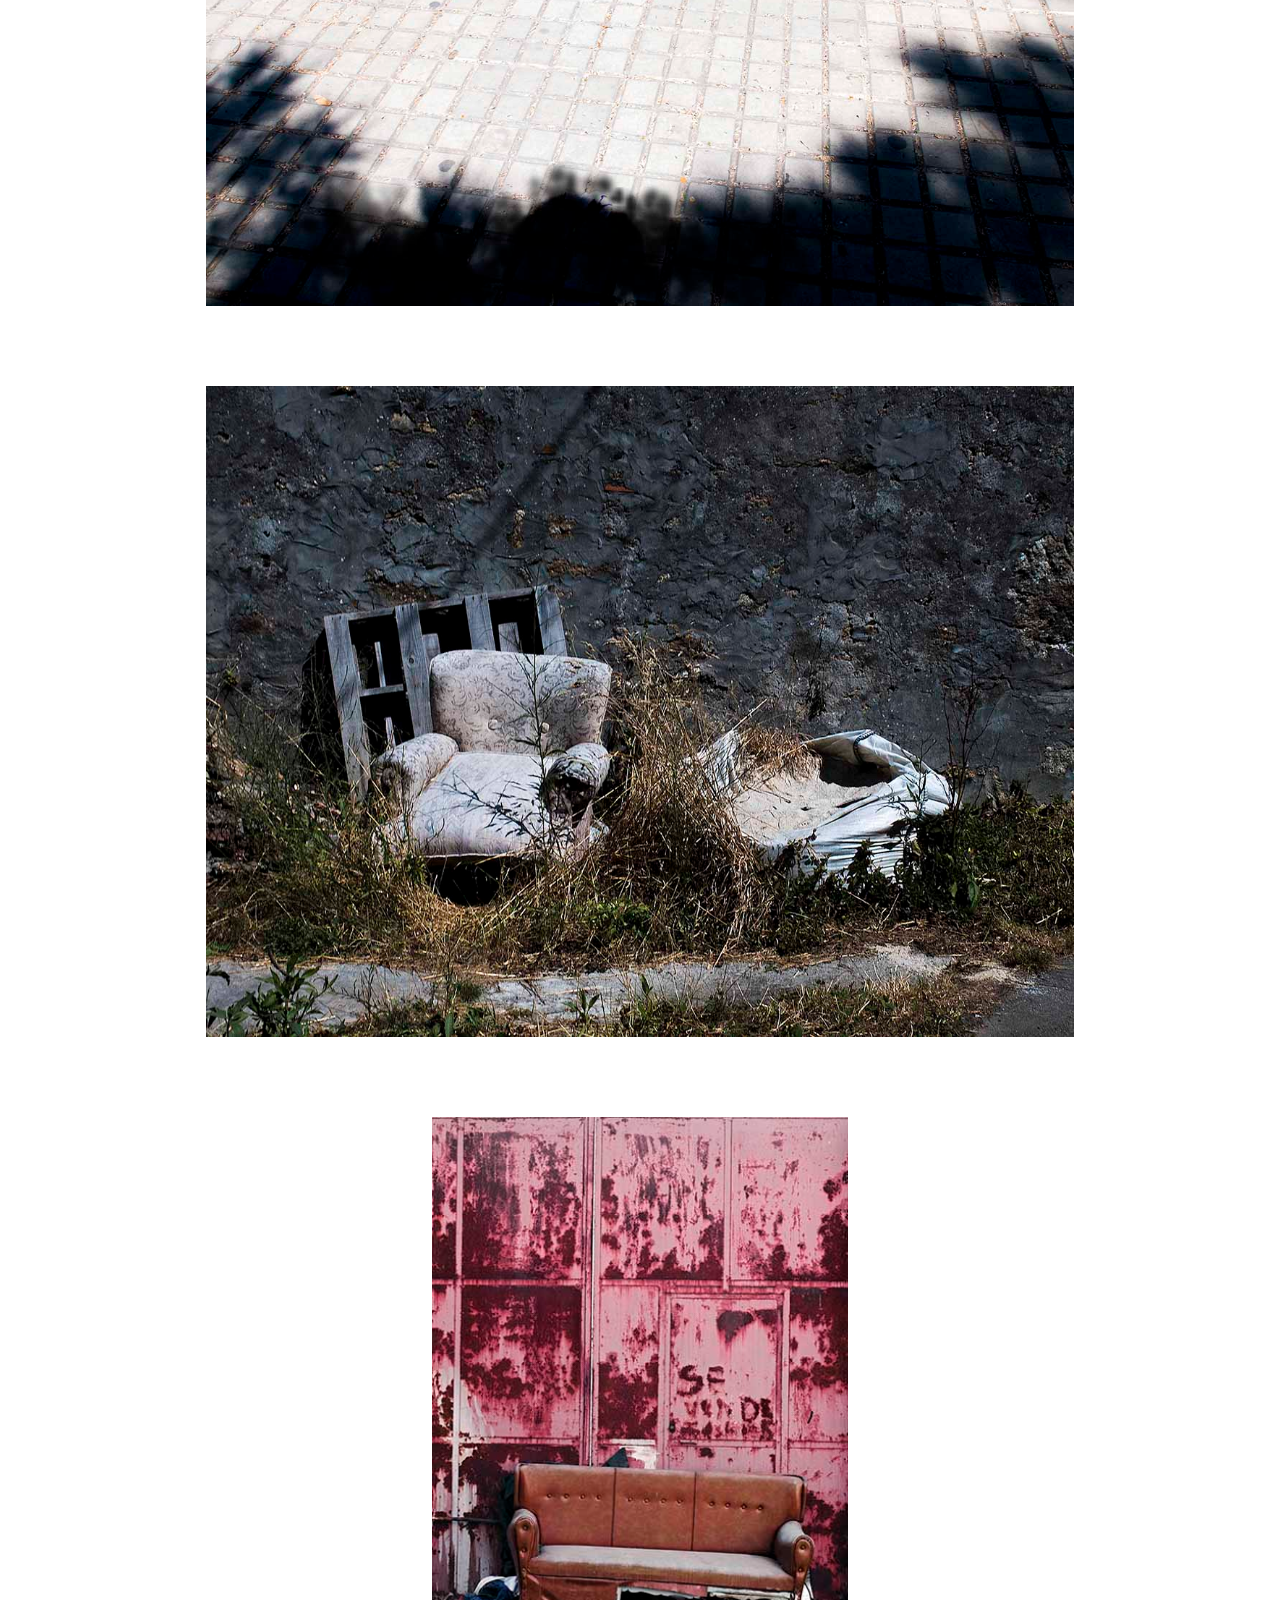
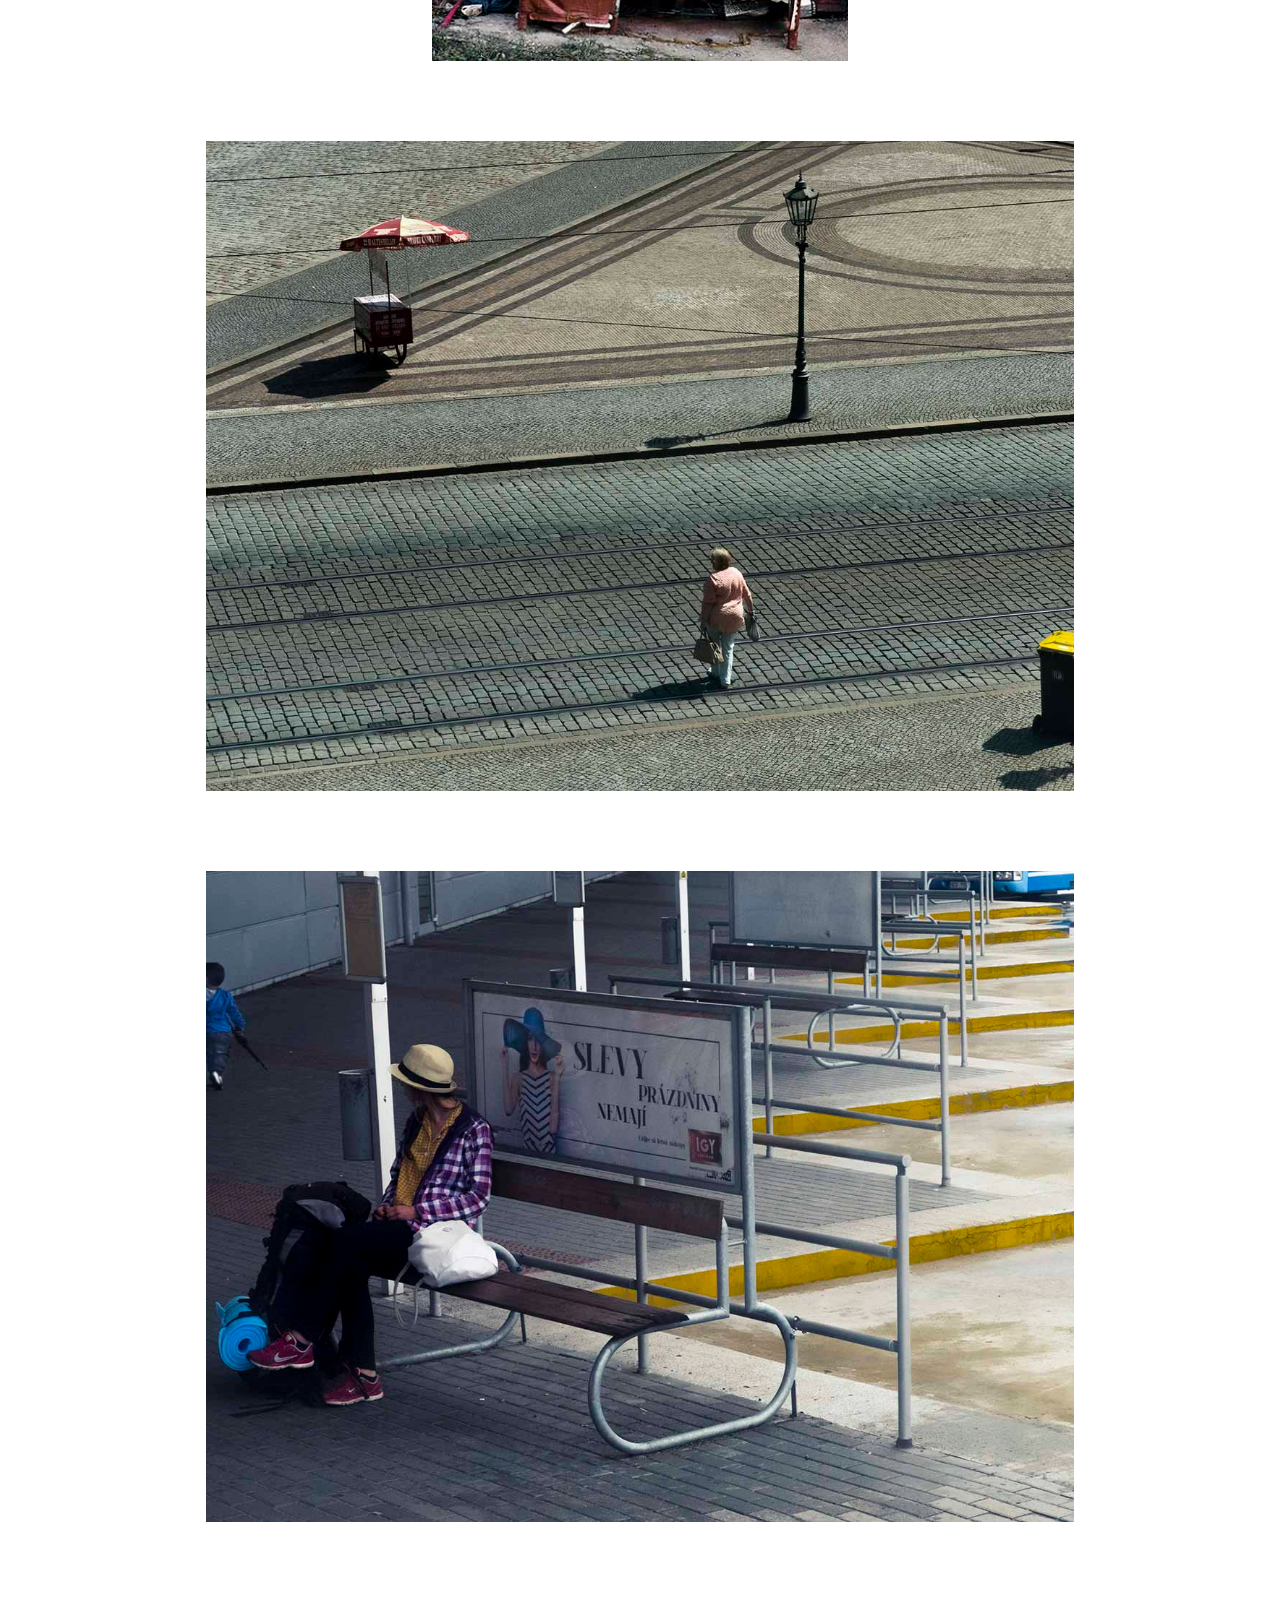
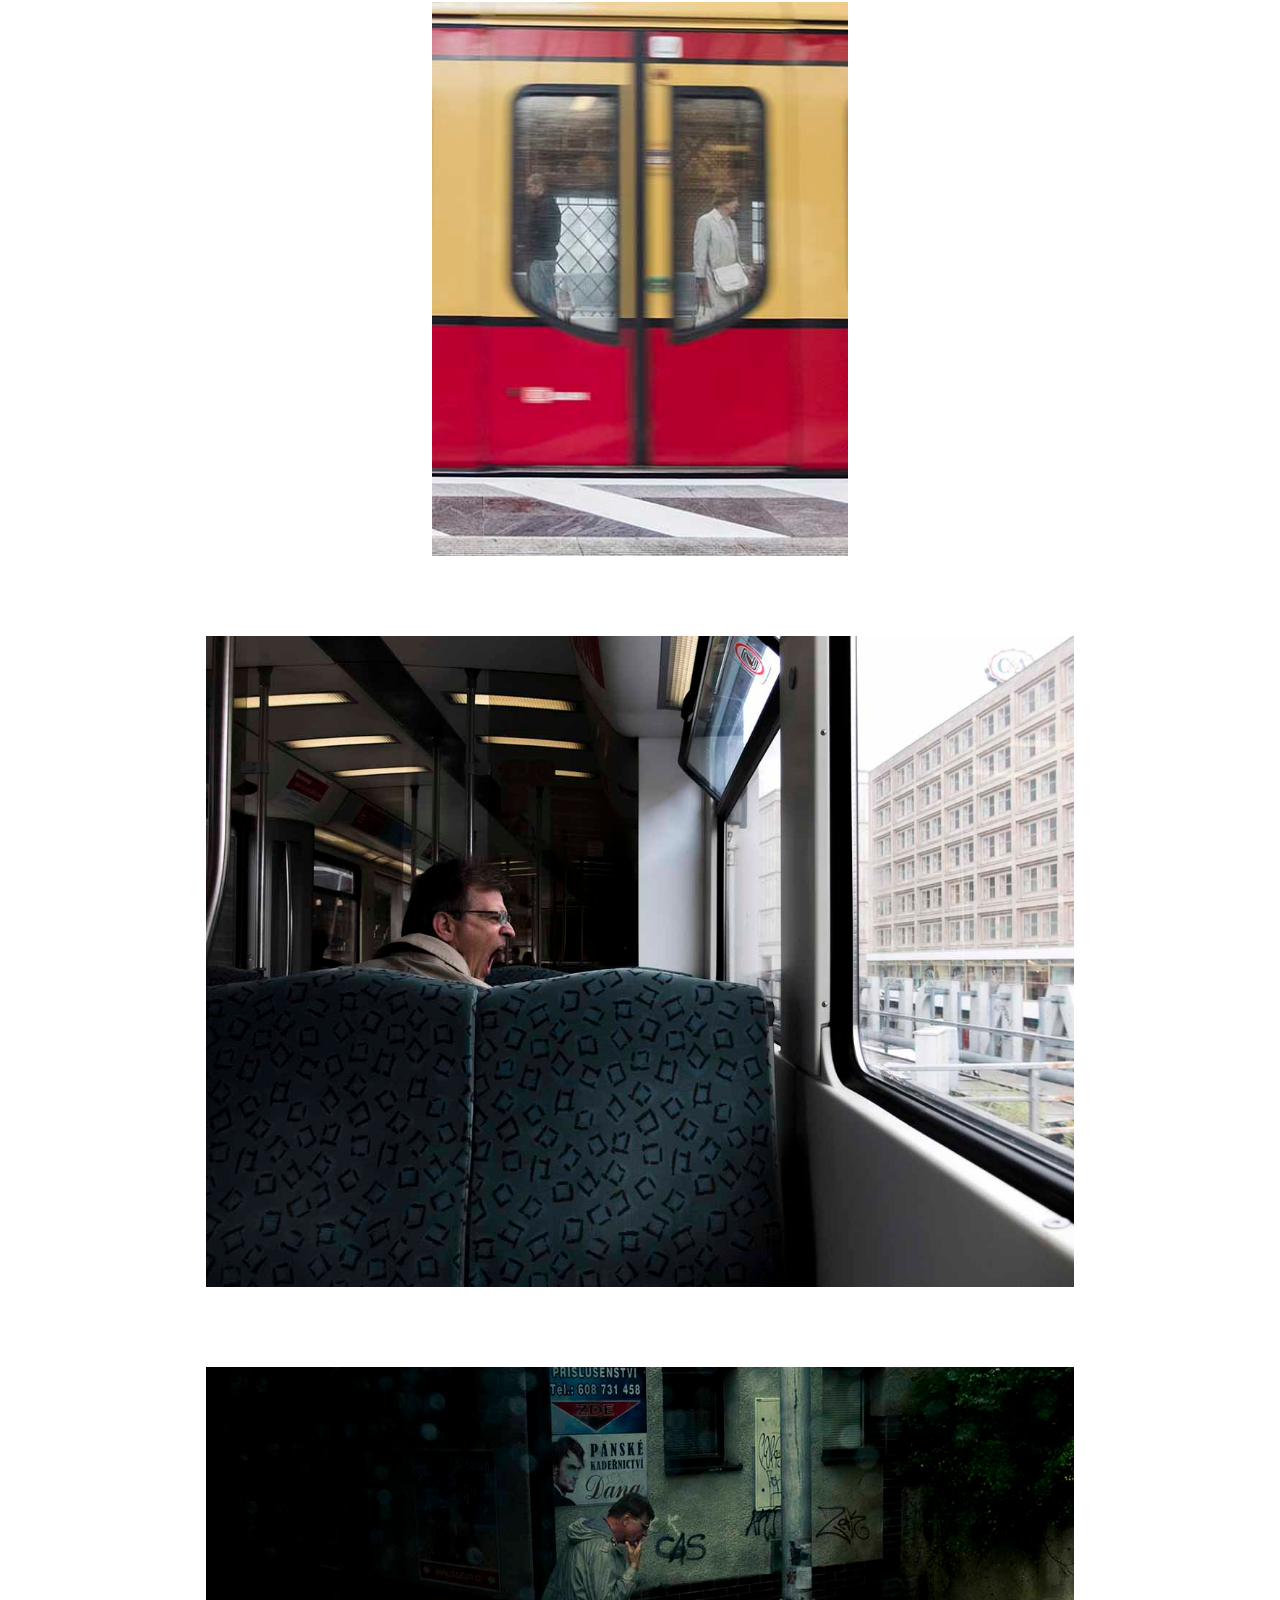
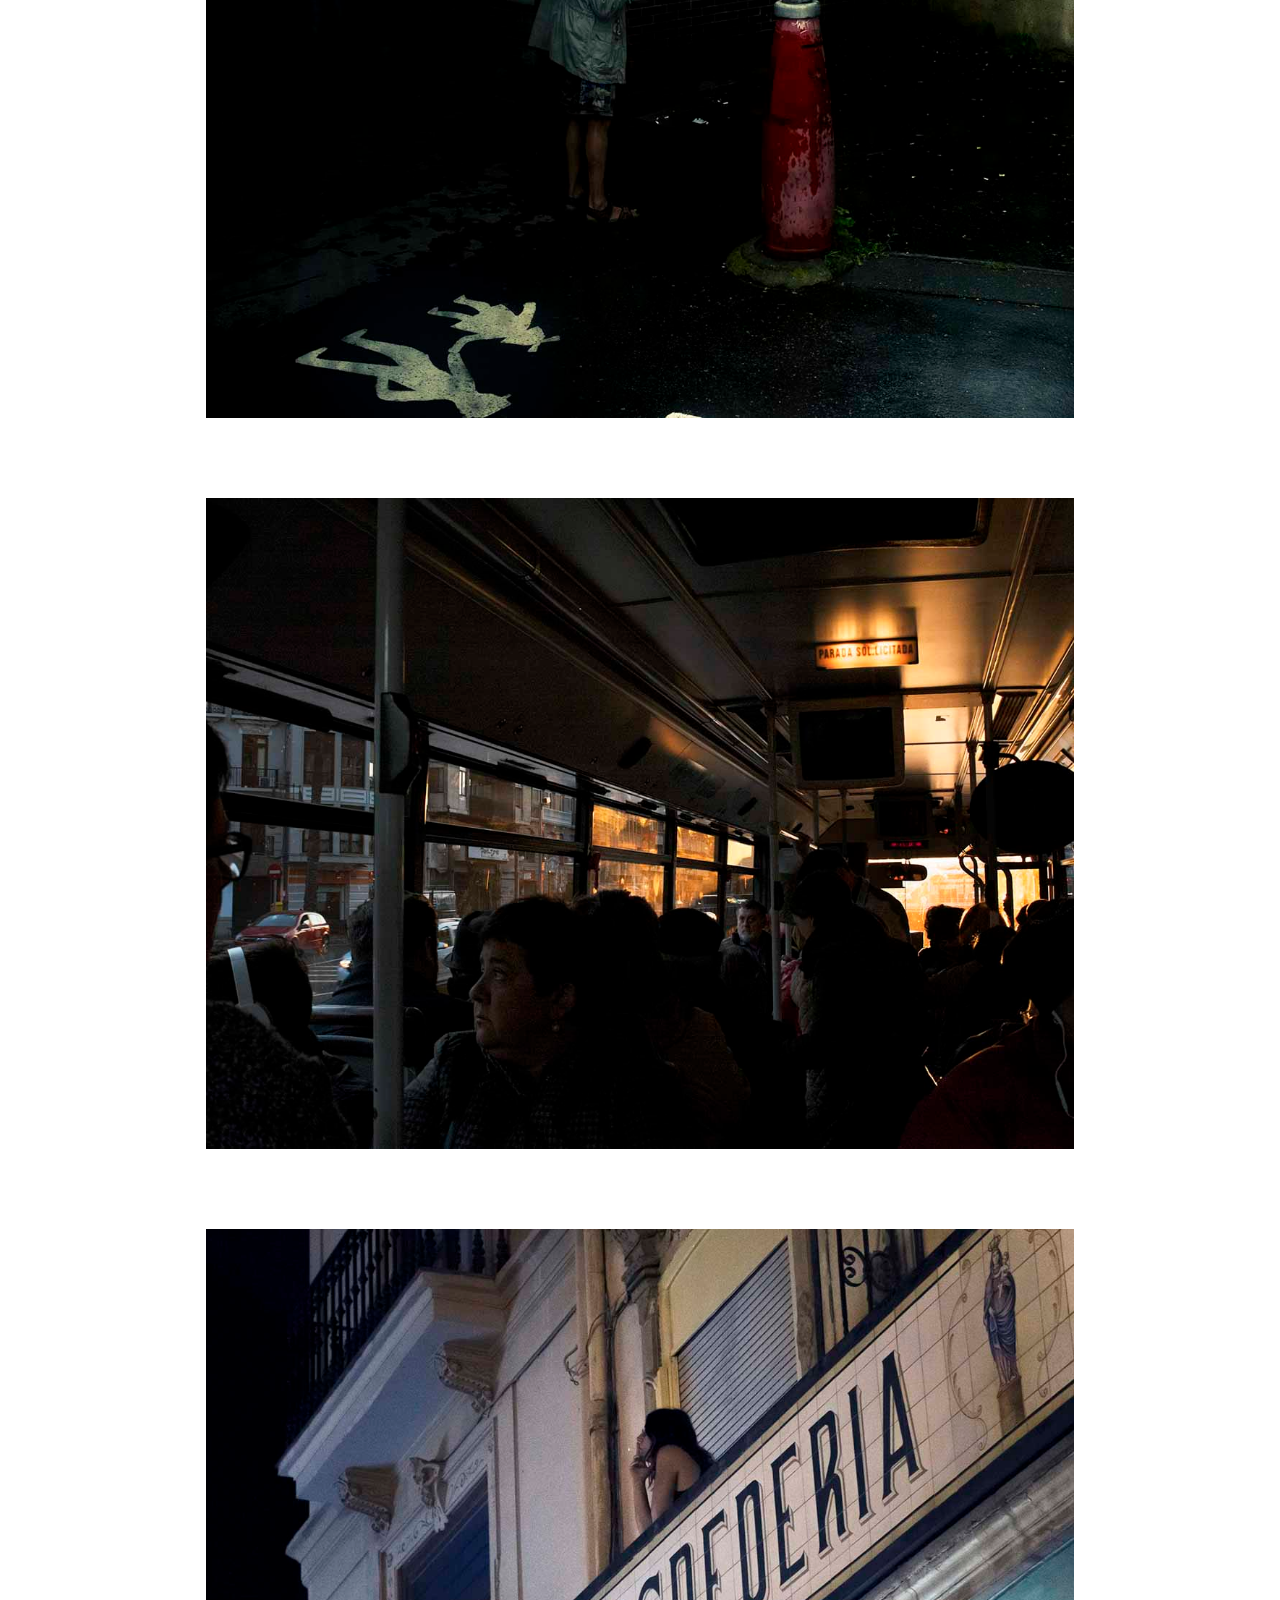
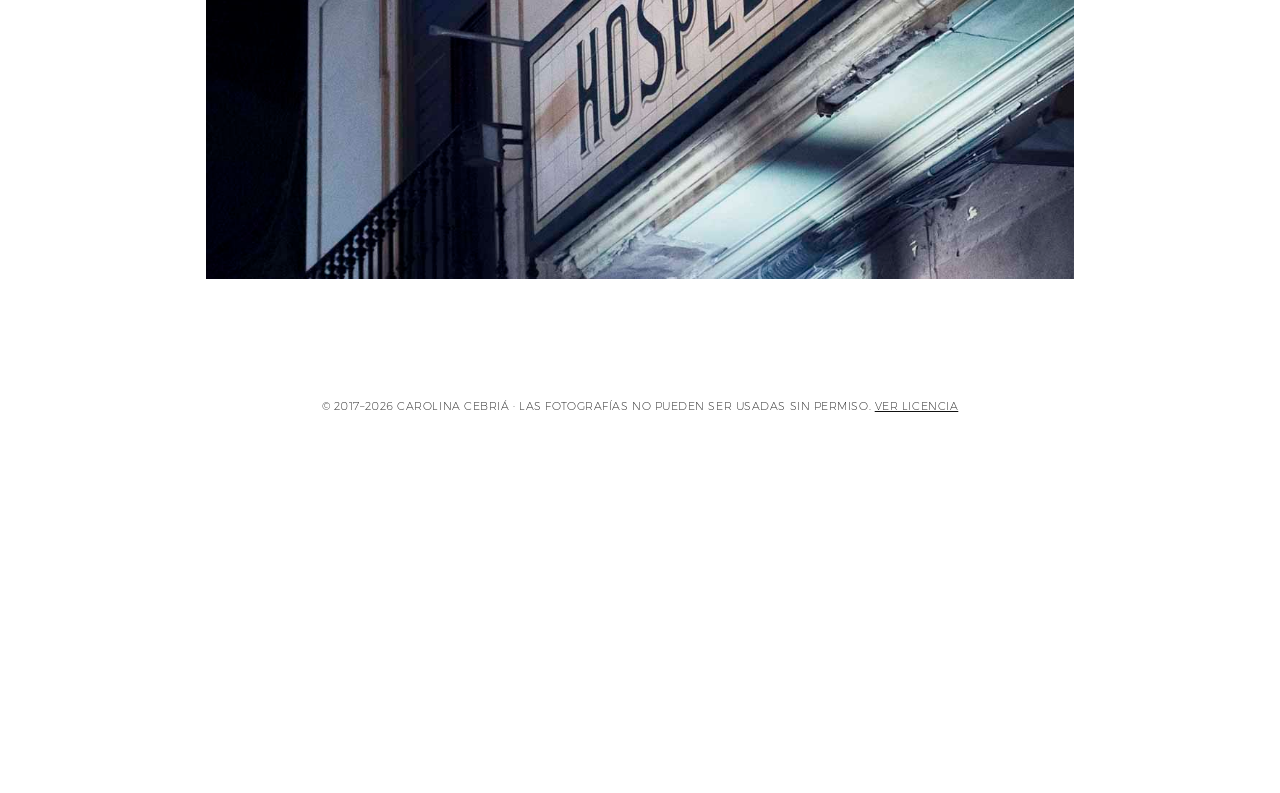
<file: going-out.html>
<!DOCTYPE html>
<html lang="es">
    <head>
        <meta charset="utf-8">
        <title>Carolina Cebriá | Another World</title>
        <meta name=viewport content="width=device-width, initial-scale=1">
        <link rel="stylesheet" href="./css/main.css?v=1">
        <link rel="stylesheet" href="./css/styles.css">
    </head>
    <body class="is-project is-goingout-page">
        <div class="main-navigation">
            <div class="container">
                <div class="main-navigation--content">
                    <a href="./index.html" class="logo">
                        <svg class="icon icon-logo">
                            <use xlink:href="/svg/svg-symbols.svg#icon-logo">
                        </svg>
                        <span>Carolina Cebriá</span>
                    </a>
                    <a href="#" class="navbar-open">
                        <svg class="icon icon-menu"><use xlink:href="/svg/svg-symbols.svg#icon-menu"></svg>
                    </a>
                    <nav class="navbar">
                        <a href="#" class="navbar-close">
                            <svg class="icon icon-close"><use xlink:href="/svg/svg-symbols.svg#icon-close"></svg>
                        </a>
                        <ul class="navbar-menu">
                            <li class="navbar-menu--item"><a href="./index.html">Trabajo</a></li>
                            <li class="navbar-menu--item"><a href="./about.html">Sobre mí</a></li>
                        </ul>
                        <ul class="navbar-social">
                            <li class="navbar-social--item">
                                <a href="https://www.instagram.com/carol_c.t" target="_blank">
                                    <svg class="icon icon-instagram">
                                        <use xlink:href="/svg/svg-symbols.svg#icon-instagram">
                                    </svg>
                                </a>
                            </li>
                        </ul>
                    </nav>
                </div>
            </div>
        </div>
        <div class="main-content">
            <section
            class="project-banner lazyload"
            data-bgset="./img/work/goingout/goingout-intro-s.jpg 800w,
            ./img/work/goingout/goingout-intro-m.jpg 1200w,
            ./img/work/goingout/goingout-intro-g.jpg 1920w"
            style="background-image: url(./img/work/goingout/goingout-intro-s.jpg); background-position: 50% 0%">
                <div class="project-banner--content">
                    <svg class="icon icon-logo-open project-banner--icon-open">
                        <use xlink:href="/svg/svg-symbols.svg#icon-logo-open">
                    </svg>
                    <h1 class="project-banner--title">GOING OUT</h1>
                    <svg class="icon icon-logo-close project-banner--icon-close">
                        <use xlink:href="/svg/svg-symbols.svg#icon-logo-close">
                    </svg>
                </div>
            </section>
            <section class="project-description">
                <div class="container">
                    <p class="project-description--text">Salir, observar el mundo y encontrar otro diferente. Sorprenderte al descubrir otra calle que has frecuentado durante años. Cuando sales con la cámara otra ciudad se abre paso ante ti.</p>
                    <p class="project-description--text">Casualidad, suerte, error y acierto componen las fotografías de calle. No hay nada como el momento previo a la foto, cuando intuyes que va a pasar algo y lo persigues con la cámara.</p>
                </div>
            </section>
            <section class="project-content">
                <div class="container">
                    <div class="photo-list">
                        <div class="photo-item is-horizontal">
                            <img
                            class="lazyload"
                            src="./img/work/goingout/goingout-01-s.jpg" data-srcset="./img/work/goingout/goingout-01-s.jpg 800w,
                            ./img/work/goingout/goingout-01-m.jpg 1200w,
                            ./img/work/goingout/goingout-01-g.jpg 1920w"
                            data-sizes="auto"
                            alt="Carolina Cebriá | Going Out 01">
                        </div>
                        <div class="photo-item is-horizontal">
                            <img
                            class="lazyload"
                            src="./img/work/goingout/goingout-02-s.jpg" data-srcset="./img/work/goingout/goingout-02-s.jpg 800w,
                            ./img/work/goingout/goingout-02-m.jpg 1200w,
                            ./img/work/goingout/goingout-02-g.jpg 1920w"
                            data-sizes="auto"
                            alt="Carolina Cebriá | Going Out 02">
                        </div>
                        <div class="photo-item is-horizontal">
                            <img
                            class="lazyload"
                            src="./img/work/goingout/goingout-03-s.jpg" data-srcset="./img/work/goingout/goingout-03-s.jpg 800w,
                            ./img/work/goingout/goingout-03-m.jpg 1200w,
                            ./img/work/goingout/goingout-03-g.jpg 1920w"
                            data-sizes="auto"
                            alt="Carolina Cebriá | Going Out 03">
                        </div>
                        <div class="photo-item is-horizontal">
                            <img
                            class="lazyload"
                            src="./img/work/goingout/goingout-04-s.jpg" data-srcset="./img/work/goingout/goingout-04-s.jpg 800w,
                            ./img/work/goingout/goingout-04-m.jpg 1200w,
                            ./img/work/goingout/goingout-04-g.jpg 1920w"
                            data-sizes="auto"
                            alt="Carolina Cebriá | Going Out 04">
                        </div>
                        <div class="photo-item is-horizontal">
                            <img
                            class="lazyload"
                            src="./img/work/goingout/goingout-05-s.jpg" data-srcset="./img/work/goingout/goingout-05-s.jpg 800w,
                            ./img/work/goingout/goingout-05-m.jpg 1200w,
                            ./img/work/goingout/goingout-05-g.jpg 1920w"
                            data-sizes="auto"
                            alt="Carolina Cebriá | Going Out 05">
                        </div>
                        <div class="photo-item is-horizontal">
                            <img
                            class="lazyload"
                            src="./img/work/goingout/goingout-06-s.jpg" data-srcset="./img/work/goingout/goingout-06-s.jpg 800w,
                            ./img/work/goingout/goingout-06-m.jpg 1200w,
                            ./img/work/goingout/goingout-06-g.jpg 1920w"
                            data-sizes="auto"
                            alt="Carolina Cebriá | Going Out 06">
                        </div>
                        <div class="photo-item is-horizontal">
                            <img
                            class="lazyload"
                            src="./img/work/goingout/goingout-07-s.jpg" data-srcset="./img/work/goingout/goingout-07-s.jpg 800w,
                            ./img/work/goingout/goingout-07-m.jpg 1200w,
                            ./img/work/goingout/goingout-07-g.jpg 1920w"
                            data-sizes="auto"
                            alt="Carolina Cebriá | Going Out 07">
                        </div>
                        <div class="photo-item is-vertical">
                            <img
                            class="lazyload"
                            src="./img/work/goingout/goingout-08-s.jpg" data-srcset="./img/work/goingout/goingout-08-s.jpg 800w,
                            ./img/work/goingout/goingout-08-m.jpg 1200w,
                            ./img/work/goingout/goingout-08-g.jpg 1920w"
                            data-sizes="auto"
                            alt="Carolina Cebriá | Going Out 08">
                        </div>
                        <div class="photo-item is-horizontal">
                            <img
                            class="lazyload"
                            src="./img/work/goingout/goingout-09-s.jpg" data-srcset="./img/work/goingout/goingout-09-s.jpg 800w,
                            ./img/work/goingout/goingout-09-m.jpg 1200w,
                            ./img/work/goingout/goingout-09-g.jpg 1920w"
                            data-sizes="auto"
                            alt="Carolina Cebriá | Going Out 09">
                        </div>
                        <div class="photo-item is-horizontal">
                            <img
                            class="lazyload"
                            src="./img/work/goingout/goingout-10-s.jpg" data-srcset="./img/work/goingout/goingout-10-s.jpg 800w,
                            ./img/work/goingout/goingout-10-m.jpg 1200w,
                            ./img/work/goingout/goingout-10-g.jpg 1920w"
                            data-sizes="auto"
                            alt="Carolina Cebriá | Going Out 10">
                        </div>
                        <div class="photo-item is-vertical">
                            <img
                            class="lazyload"
                            src="./img/work/goingout/goingout-11-s.jpg" data-srcset="./img/work/goingout/goingout-11-s.jpg 800w,
                            ./img/work/goingout/goingout-11-m.jpg 1200w,
                            ./img/work/goingout/goingout-11-g.jpg 1920w"
                            data-sizes="auto"
                            alt="Carolina Cebriá | Going Out 11">
                        </div>
                        <div class="photo-item is-horizontal">
                            <img
                            class="lazyload"
                            src="./img/work/goingout/goingout-12-s.jpg" data-srcset="./img/work/goingout/goingout-12-s.jpg 800w,
                            ./img/work/goingout/goingout-12-m.jpg 1200w,
                            ./img/work/goingout/goingout-12-g.jpg 1920w"
                            data-sizes="auto"
                            alt="Carolina Cebriá | Going Out 12">
                        </div>
                        <div class="photo-item is-horizontal">
                            <img
                            class="lazyload"
                            src="./img/work/goingout/goingout-13-s.jpg" data-srcset="./img/work/goingout/goingout-13-s.jpg 800w,
                            ./img/work/goingout/goingout-13-m.jpg 1200w,
                            ./img/work/goingout/goingout-13-g.jpg 1920w"
                            data-sizes="auto"
                            alt="Carolina Cebriá | Going Out 13">
                        </div>
                        <div class="photo-item is-horizontal">
                            <img
                            class="lazyload"
                            src="./img/work/goingout/goingout-14-s.jpg" data-srcset="./img/work/goingout/goingout-14-s.jpg 800w,
                            ./img/work/goingout/goingout-14-m.jpg 1200w,
                            ./img/work/goingout/goingout-14-g.jpg 1920w"
                            data-sizes="auto"
                            alt="Carolina Cebriá | Going Out 14">
                        </div>
                        <div class="photo-item is-horizontal">
                            <img
                            class="lazyload"
                            src="./img/work/goingout/goingout-15-s.jpg" data-srcset="./img/work/goingout/goingout-15-s.jpg 800w,
                            ./img/work/goingout/goingout-15-m.jpg 1200w,
                            ./img/work/goingout/goingout-15-g.jpg 1920w"
                            data-sizes="auto"
                            alt="Carolina Cebriá | Going Out 15">
                        </div>

                    </div>
                </div>
            </section>
            <footer class="site-footer">
                <div class="container">
                    <p>&copy; 2017&ndash;2026 Carolina Cebriá &middot; Las fotografías no pueden ser usadas sin permiso. <a href="./LICENSE">Ver licencia</a></p>
                </div>
            </footer>
        </div>
            <section
                class="project-navigation lazyload"
                data-bgset="./img/work/caps/caps-intro-s.jpg 800w,
                ./img/work/caps/caps-intro-m.jpg 1200w,
                ./img/work/caps/caps-intro-g.jpg 1920w"
                style="background-image: url(./img/work/caps/caps-intro-s.jpg);">
            <a href="./caps.html">
                <div class="project-navigation--content">
                    <div class="project-navigation--title">_Siguiente:</div>
                    <div class="project-navigation--project-name">CAPS</div>
                </div>
            </a>
        </section>

        <script type="text/javascript" src="./js/main.js"></script>
    </body>
</html>
</file>
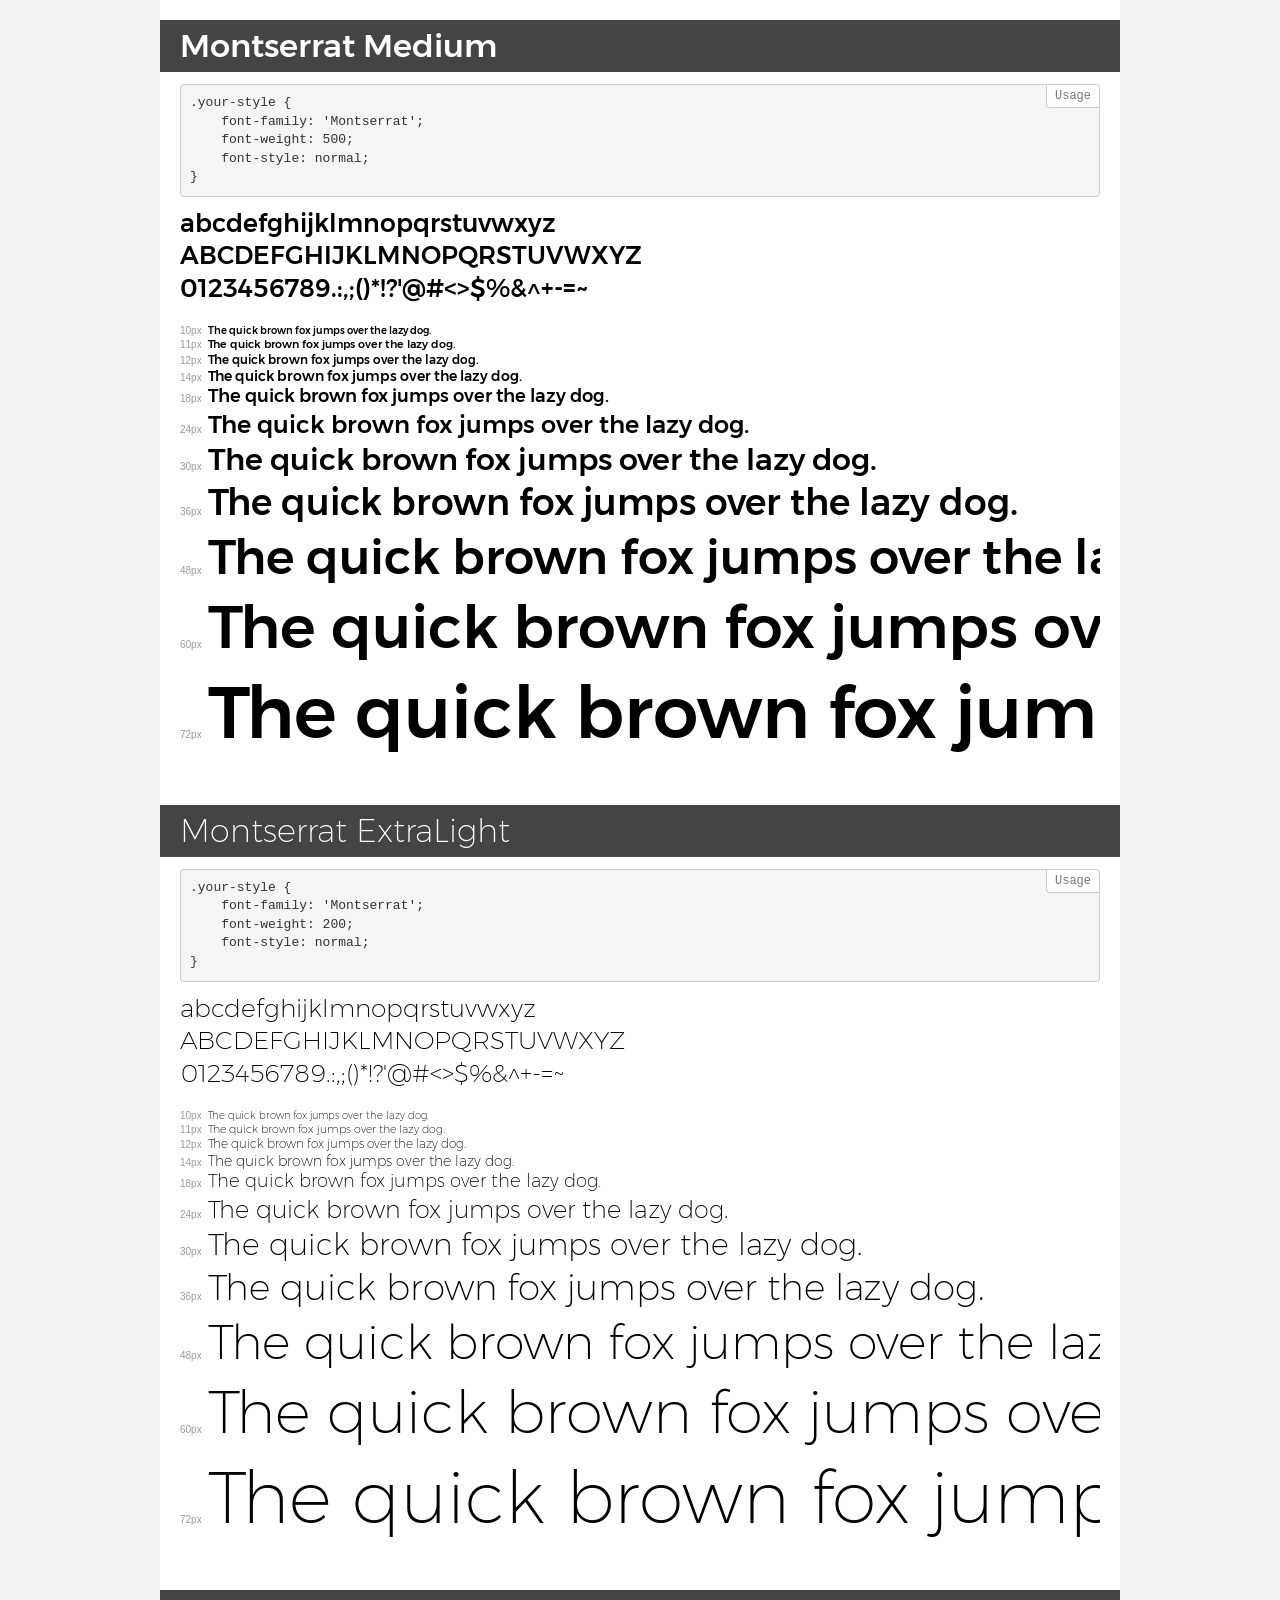
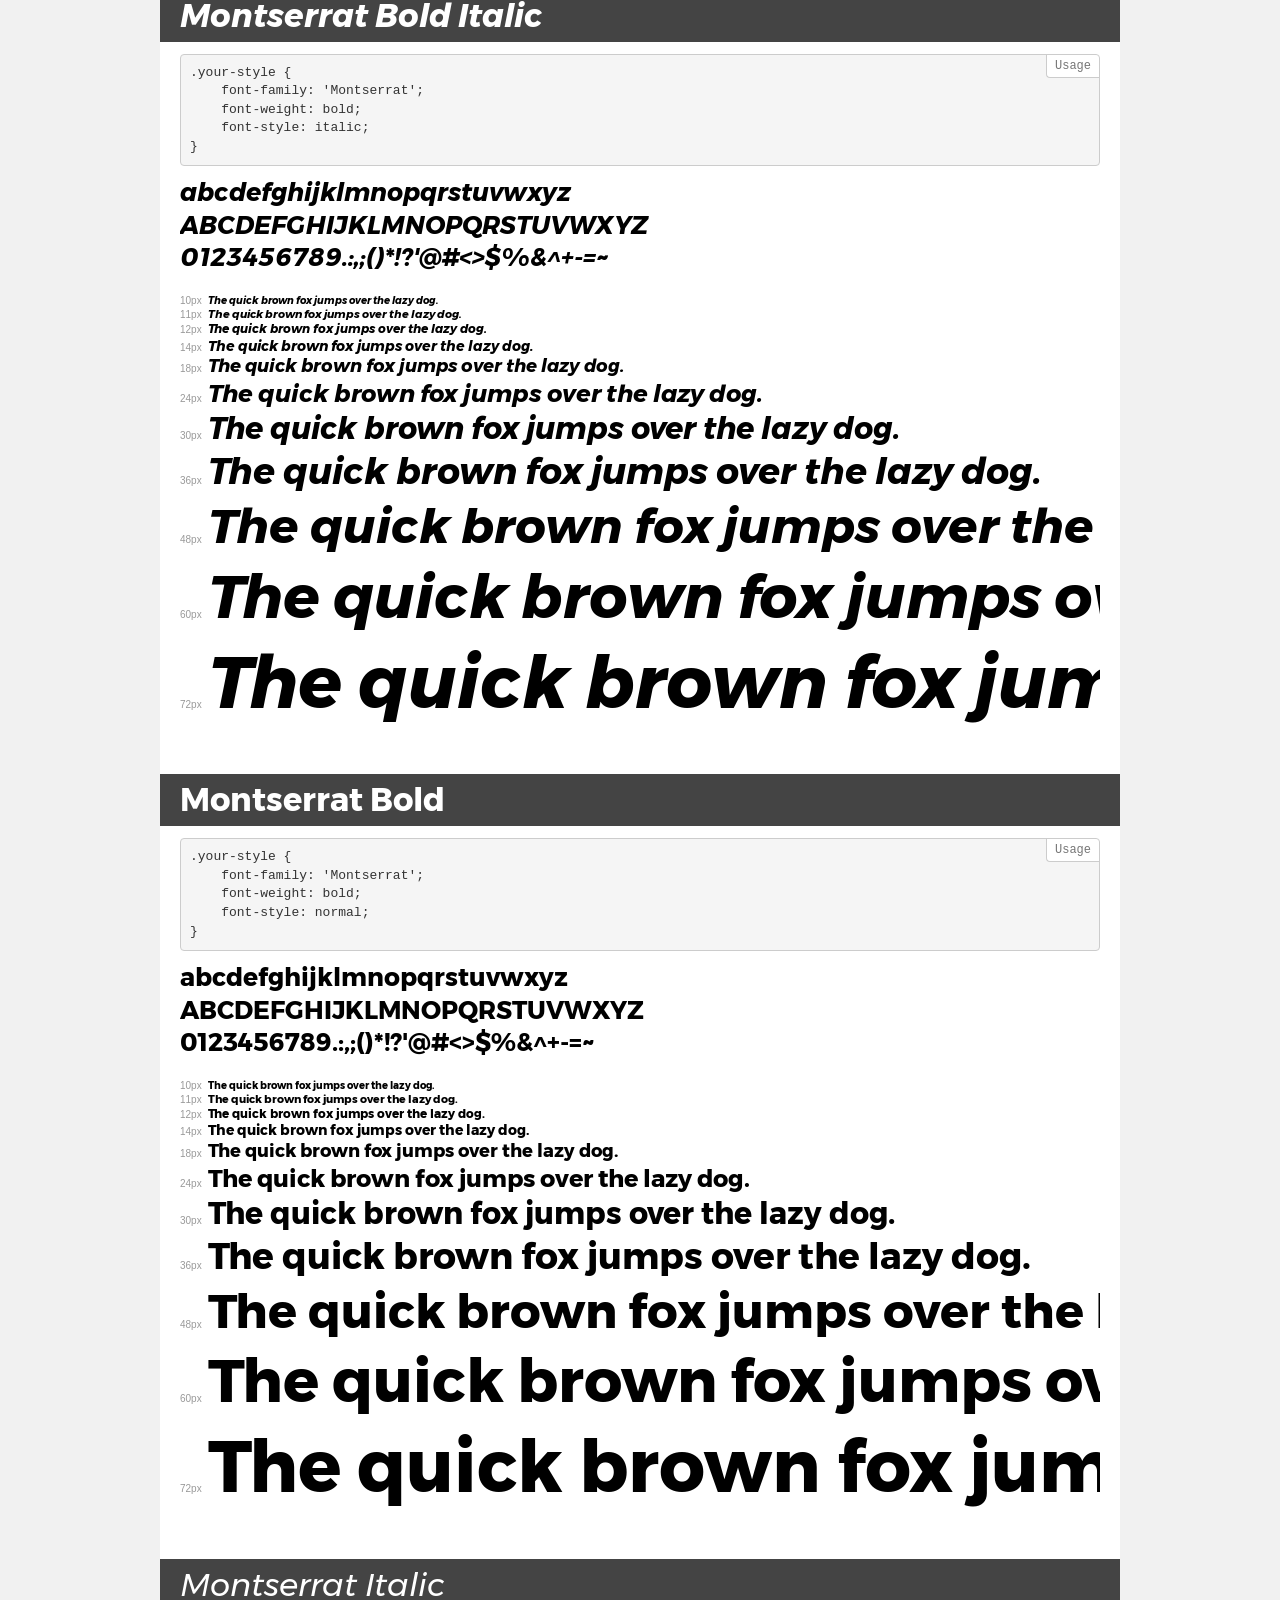
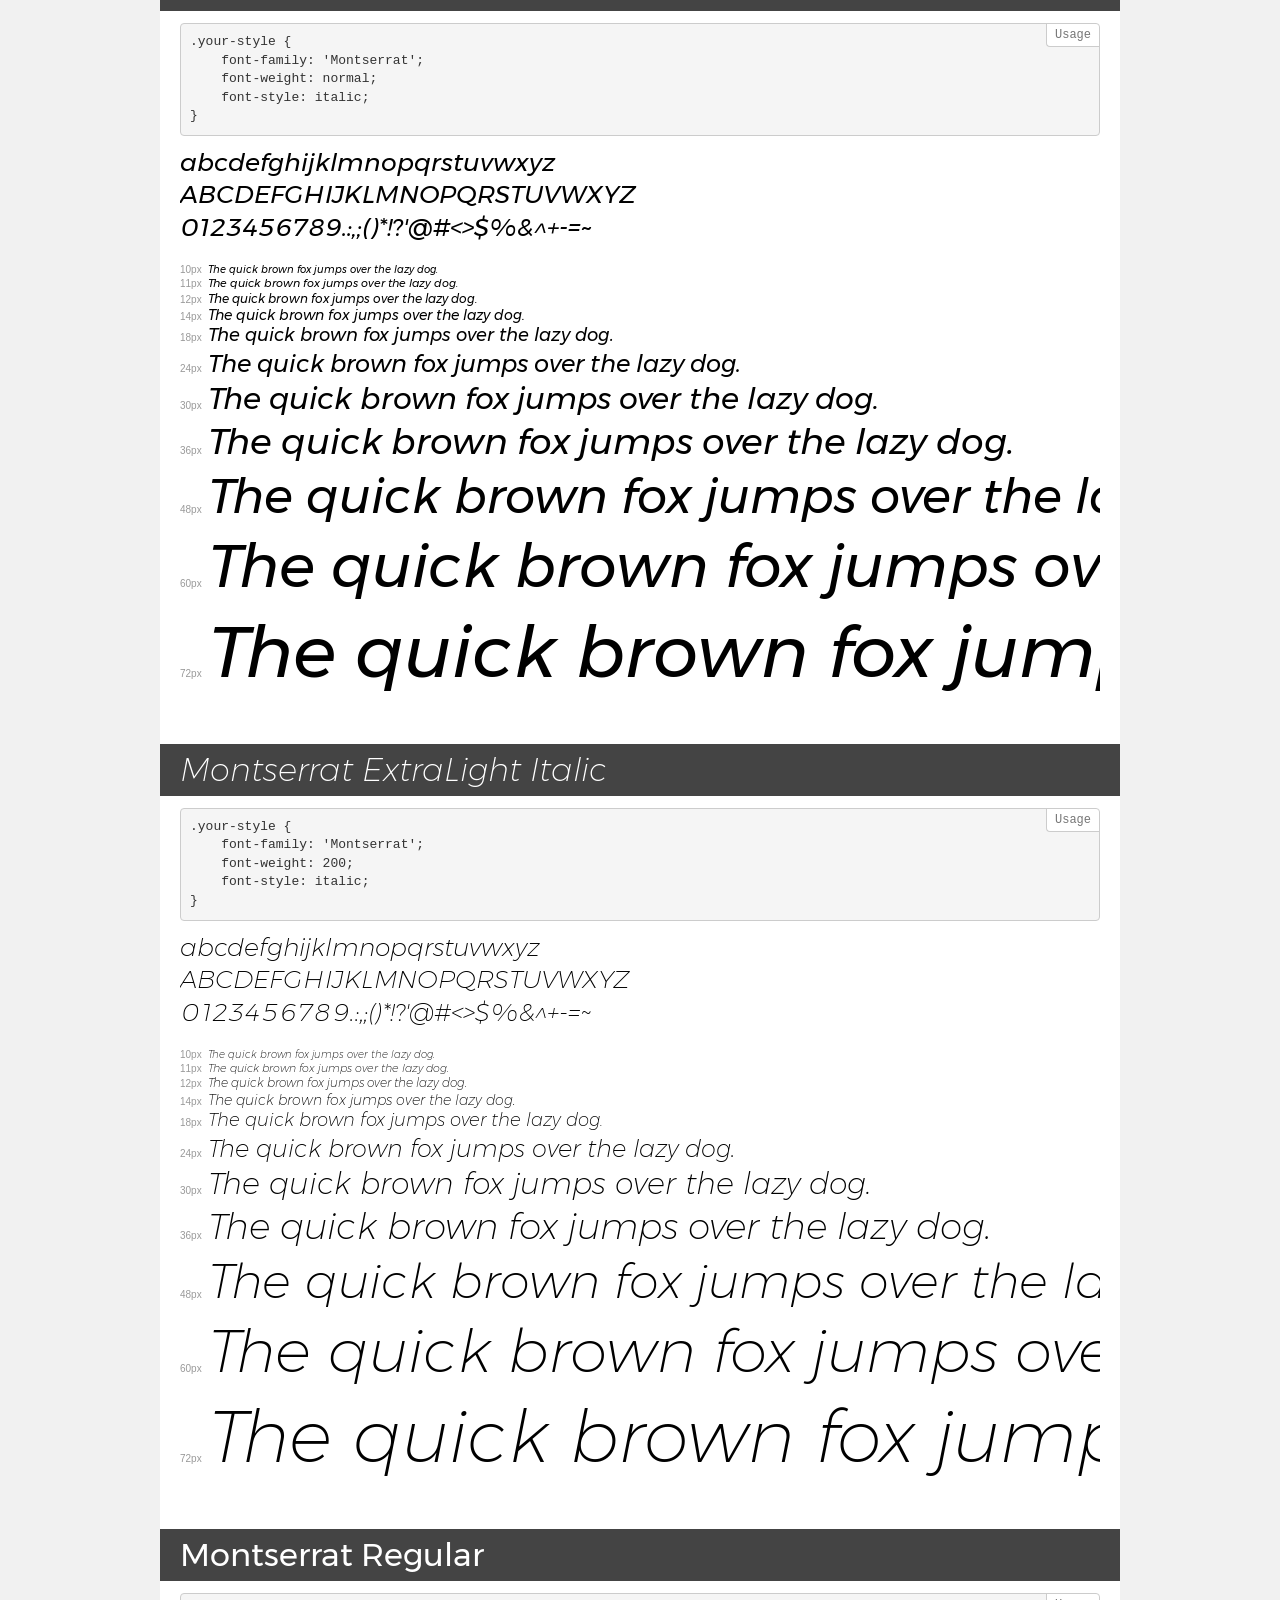
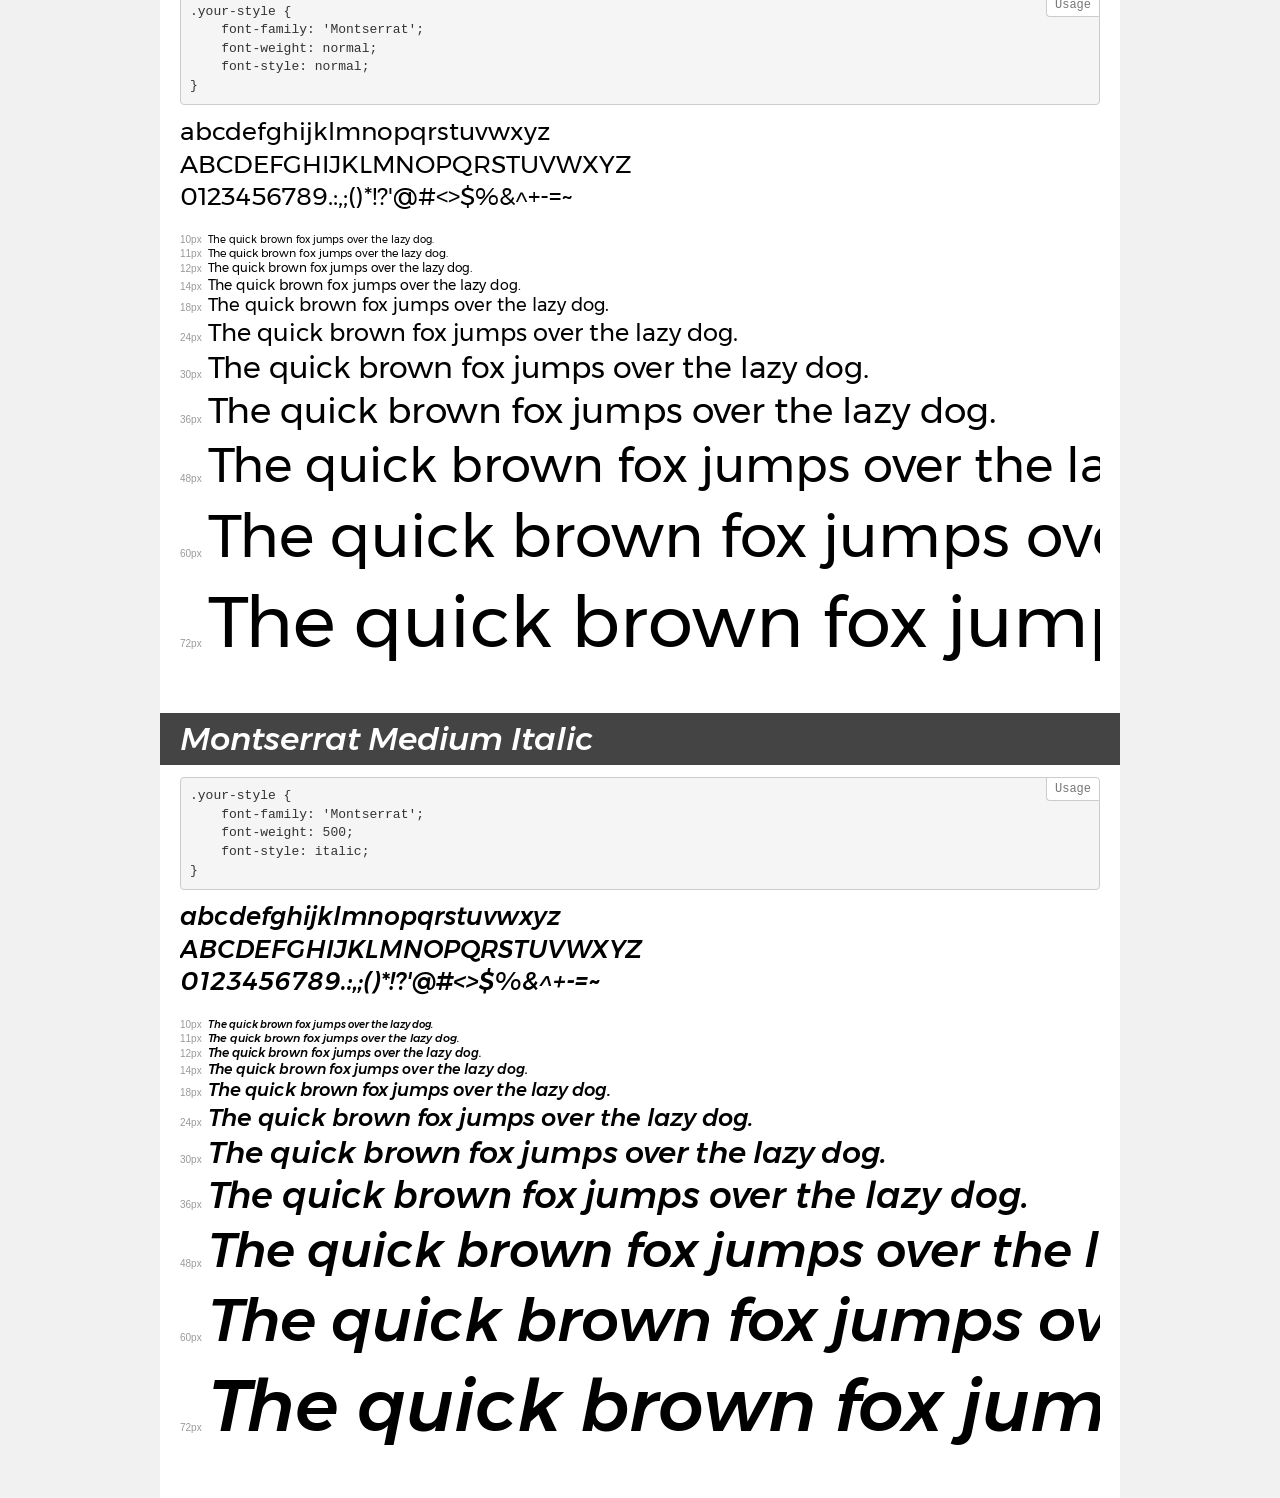
<file: fonts/demo.html>
<!DOCTYPE html>
<html>
<head>
	<meta charset="utf-8">
	<meta http-equiv="X-UA-Compatible" content="IE=edge">
	<meta name="viewport" content="width=device-width, initial-scale=1">
	<meta name="robots" content="noindex, noarchive">
	<title>Transfonter demo</title>
	<link href="stylesheet.css" rel="stylesheet">
	<style>
		/*
		http://meyerweb.com/eric/tools/css/reset/
		v2.0 | 20110126
		License: none (public domain)
		*/
		html, body, div, span, applet, object, iframe,
		h1, h2, h3, h4, h5, h6, p, blockquote, pre,
		a, abbr, acronym, address, big, cite, code,
		del, dfn, em, img, ins, kbd, q, s, samp,
		small, strike, strong, sub, sup, tt, var,
		b, u, i, center,
		dl, dt, dd, ol, ul, li,
		fieldset, form, label, legend,
		table, caption, tbody, tfoot, thead, tr, th, td,
		article, aside, canvas, details, embed,
		figure, figcaption, footer, header, hgroup,
		menu, nav, output, ruby, section, summary,
		time, mark, audio, video {
			margin: 0;
			padding: 0;
			border: 0;
			font-size: 100%;
			font: inherit;
			vertical-align: baseline;
		}
		/* HTML5 display-role reset for older browsers */
		article, aside, details, figcaption, figure,
		footer, header, hgroup, menu, nav, section {
			display: block;
		}
		body {
			line-height: 1;
		}
		ol, ul {
			list-style: none;
		}
		blockquote, q {
			quotes: none;
		}
		blockquote:before, blockquote:after,
		q:before, q:after {
			content: '';
			content: none;
		}
		table {
			border-collapse: collapse;
			border-spacing: 0;
		}
		/* common styles */
		body {
			background: #f1f1f1;
			color: #000;
		}
		.page {
			background: #fff;
			width: 920px;
			margin: 0 auto;
			padding: 20px 20px 0 20px;
			overflow: hidden;
		}
		.font-container {
			overflow-x: auto;
			overflow-y: hidden;
			margin-bottom: 40px;
			line-height: 1.3;
			white-space: nowrap;
			padding-bottom: 5px;
		}
		h1 {
			position: relative;
			background: #444;
			font-size: 32px;
			color: #fff;
			padding: 10px 20px;
			margin: 0 -20px 12px -20px;
		}
		.letters {
			font-size: 25px;
			margin-bottom: 20px;
		}
		.s10:before {
			content: '10px';
		}
		.s11:before {
			content: '11px';
		}
		.s12:before {
			content: '12px';
		}
		.s14:before {
			content: '14px';
		}
		.s18:before {
			content: '18px';
		}
		.s24:before {
			content: '24px';
		}
		.s30:before {
			content: '30px';
		}
		.s36:before {
			content: '36px';
		}
		.s48:before {
			content: '48px';
		}
		.s60:before {
			content: '60px';
		}
		.s72:before {
			content: '72px';
		}
		.s10:before, .s11:before, .s12:before, .s14:before,
		.s18:before, .s24:before, .s30:before, .s36:before,
		.s48:before, .s60:before, .s72:before {
			font-family: Arial, sans-serif;
			font-size: 10px;
			font-weight: normal;
			font-style: normal;
			color: #999;
			padding-right: 6px;
		}
		pre {
			display: block;
			position: relative;
			padding: 9px;
			margin: 0 0 10px;
			font-family: Monaco, Menlo, Consolas, "Courier New", monospace !important;
			font-size: 13px;
			line-height: 1.428571429;
			color: #333;
			font-weight: normal !important;
			font-style: normal !important;
			background-color: #f5f5f5;
			border: 1px solid #ccc;
			overflow-x: auto;
			border-radius: 4px;
		}
		pre:after {
			display: block;
			position: absolute;
			right: 0;
			top: 0;
			content: 'Usage';
			line-height: 1;
			padding: 5px 8px;
			font-size: 12px;
			color: #767676;
			background-color: #fff;
			border: 1px solid #ccc;
			border-right: none;
			border-top: none;
			border-radius: 0 4px 0 4px;
			z-index: 10;
		}
		/* responsive */
		@media (max-width: 959px) {
			.page {
				width: auto;
				margin: 0;
			}
		}
	</style>
</head>
<body>
<div class="page">
	<div class="demo" style="font-family: 'Montserrat'; font-weight: 500; font-style: normal;">
		<h1>Montserrat Medium</h1>
		<pre>.your-style {
    font-family: 'Montserrat';
    font-weight: 500;
    font-style: normal;
}</pre>
		<div class="font-container">
			<p class="letters">
				abcdefghijklmnopqrstuvwxyz <br />
				ABCDEFGHIJKLMNOPQRSTUVWXYZ <br />				0123456789.:,;()*!?'@#<>$%&^+-=~
			</p>
			<p class="s10" style="font-size: 10px;">The quick brown fox jumps over the lazy dog.</p>
			<p class="s11" style="font-size: 11px;">The quick brown fox jumps over the lazy dog.</p>
			<p class="s12" style="font-size: 12px;">The quick brown fox jumps over the lazy dog.</p>
			<p class="s14" style="font-size: 14px;">The quick brown fox jumps over the lazy dog.</p>
			<p class="s18" style="font-size: 18px;">The quick brown fox jumps over the lazy dog.</p>
			<p class="s24" style="font-size: 24px;">The quick brown fox jumps over the lazy dog.</p>
			<p class="s30" style="font-size: 30px;">The quick brown fox jumps over the lazy dog.</p>
			<p class="s36" style="font-size: 36px;">The quick brown fox jumps over the lazy dog.</p>
			<p class="s48" style="font-size: 48px;">The quick brown fox jumps over the lazy dog.</p>
			<p class="s60" style="font-size: 60px;">The quick brown fox jumps over the lazy dog.</p>
			<p class="s72" style="font-size: 72px;">The quick brown fox jumps over the lazy dog.</p>
		</div>
	</div>
	<div class="demo" style="font-family: 'Montserrat'; font-weight: 200; font-style: normal;">
		<h1>Montserrat ExtraLight</h1>
		<pre>.your-style {
    font-family: 'Montserrat';
    font-weight: 200;
    font-style: normal;
}</pre>
		<div class="font-container">
			<p class="letters">
				abcdefghijklmnopqrstuvwxyz <br />
				ABCDEFGHIJKLMNOPQRSTUVWXYZ <br />				0123456789.:,;()*!?'@#<>$%&^+-=~
			</p>
			<p class="s10" style="font-size: 10px;">The quick brown fox jumps over the lazy dog.</p>
			<p class="s11" style="font-size: 11px;">The quick brown fox jumps over the lazy dog.</p>
			<p class="s12" style="font-size: 12px;">The quick brown fox jumps over the lazy dog.</p>
			<p class="s14" style="font-size: 14px;">The quick brown fox jumps over the lazy dog.</p>
			<p class="s18" style="font-size: 18px;">The quick brown fox jumps over the lazy dog.</p>
			<p class="s24" style="font-size: 24px;">The quick brown fox jumps over the lazy dog.</p>
			<p class="s30" style="font-size: 30px;">The quick brown fox jumps over the lazy dog.</p>
			<p class="s36" style="font-size: 36px;">The quick brown fox jumps over the lazy dog.</p>
			<p class="s48" style="font-size: 48px;">The quick brown fox jumps over the lazy dog.</p>
			<p class="s60" style="font-size: 60px;">The quick brown fox jumps over the lazy dog.</p>
			<p class="s72" style="font-size: 72px;">The quick brown fox jumps over the lazy dog.</p>
		</div>
	</div>
	<div class="demo" style="font-family: 'Montserrat'; font-weight: bold; font-style: italic;">
		<h1>Montserrat Bold Italic</h1>
		<pre>.your-style {
    font-family: 'Montserrat';
    font-weight: bold;
    font-style: italic;
}</pre>
		<div class="font-container">
			<p class="letters">
				abcdefghijklmnopqrstuvwxyz <br />
				ABCDEFGHIJKLMNOPQRSTUVWXYZ <br />				0123456789.:,;()*!?'@#<>$%&^+-=~
			</p>
			<p class="s10" style="font-size: 10px;">The quick brown fox jumps over the lazy dog.</p>
			<p class="s11" style="font-size: 11px;">The quick brown fox jumps over the lazy dog.</p>
			<p class="s12" style="font-size: 12px;">The quick brown fox jumps over the lazy dog.</p>
			<p class="s14" style="font-size: 14px;">The quick brown fox jumps over the lazy dog.</p>
			<p class="s18" style="font-size: 18px;">The quick brown fox jumps over the lazy dog.</p>
			<p class="s24" style="font-size: 24px;">The quick brown fox jumps over the lazy dog.</p>
			<p class="s30" style="font-size: 30px;">The quick brown fox jumps over the lazy dog.</p>
			<p class="s36" style="font-size: 36px;">The quick brown fox jumps over the lazy dog.</p>
			<p class="s48" style="font-size: 48px;">The quick brown fox jumps over the lazy dog.</p>
			<p class="s60" style="font-size: 60px;">The quick brown fox jumps over the lazy dog.</p>
			<p class="s72" style="font-size: 72px;">The quick brown fox jumps over the lazy dog.</p>
		</div>
	</div>
	<div class="demo" style="font-family: 'Montserrat'; font-weight: bold; font-style: normal;">
		<h1>Montserrat Bold</h1>
		<pre>.your-style {
    font-family: 'Montserrat';
    font-weight: bold;
    font-style: normal;
}</pre>
		<div class="font-container">
			<p class="letters">
				abcdefghijklmnopqrstuvwxyz <br />
				ABCDEFGHIJKLMNOPQRSTUVWXYZ <br />				0123456789.:,;()*!?'@#<>$%&^+-=~
			</p>
			<p class="s10" style="font-size: 10px;">The quick brown fox jumps over the lazy dog.</p>
			<p class="s11" style="font-size: 11px;">The quick brown fox jumps over the lazy dog.</p>
			<p class="s12" style="font-size: 12px;">The quick brown fox jumps over the lazy dog.</p>
			<p class="s14" style="font-size: 14px;">The quick brown fox jumps over the lazy dog.</p>
			<p class="s18" style="font-size: 18px;">The quick brown fox jumps over the lazy dog.</p>
			<p class="s24" style="font-size: 24px;">The quick brown fox jumps over the lazy dog.</p>
			<p class="s30" style="font-size: 30px;">The quick brown fox jumps over the lazy dog.</p>
			<p class="s36" style="font-size: 36px;">The quick brown fox jumps over the lazy dog.</p>
			<p class="s48" style="font-size: 48px;">The quick brown fox jumps over the lazy dog.</p>
			<p class="s60" style="font-size: 60px;">The quick brown fox jumps over the lazy dog.</p>
			<p class="s72" style="font-size: 72px;">The quick brown fox jumps over the lazy dog.</p>
		</div>
	</div>
	<div class="demo" style="font-family: 'Montserrat'; font-weight: normal; font-style: italic;">
		<h1>Montserrat Italic</h1>
		<pre>.your-style {
    font-family: 'Montserrat';
    font-weight: normal;
    font-style: italic;
}</pre>
		<div class="font-container">
			<p class="letters">
				abcdefghijklmnopqrstuvwxyz <br />
				ABCDEFGHIJKLMNOPQRSTUVWXYZ <br />				0123456789.:,;()*!?'@#<>$%&^+-=~
			</p>
			<p class="s10" style="font-size: 10px;">The quick brown fox jumps over the lazy dog.</p>
			<p class="s11" style="font-size: 11px;">The quick brown fox jumps over the lazy dog.</p>
			<p class="s12" style="font-size: 12px;">The quick brown fox jumps over the lazy dog.</p>
			<p class="s14" style="font-size: 14px;">The quick brown fox jumps over the lazy dog.</p>
			<p class="s18" style="font-size: 18px;">The quick brown fox jumps over the lazy dog.</p>
			<p class="s24" style="font-size: 24px;">The quick brown fox jumps over the lazy dog.</p>
			<p class="s30" style="font-size: 30px;">The quick brown fox jumps over the lazy dog.</p>
			<p class="s36" style="font-size: 36px;">The quick brown fox jumps over the lazy dog.</p>
			<p class="s48" style="font-size: 48px;">The quick brown fox jumps over the lazy dog.</p>
			<p class="s60" style="font-size: 60px;">The quick brown fox jumps over the lazy dog.</p>
			<p class="s72" style="font-size: 72px;">The quick brown fox jumps over the lazy dog.</p>
		</div>
	</div>
	<div class="demo" style="font-family: 'Montserrat'; font-weight: 200; font-style: italic;">
		<h1>Montserrat ExtraLight Italic</h1>
		<pre>.your-style {
    font-family: 'Montserrat';
    font-weight: 200;
    font-style: italic;
}</pre>
		<div class="font-container">
			<p class="letters">
				abcdefghijklmnopqrstuvwxyz <br />
				ABCDEFGHIJKLMNOPQRSTUVWXYZ <br />				0123456789.:,;()*!?'@#<>$%&^+-=~
			</p>
			<p class="s10" style="font-size: 10px;">The quick brown fox jumps over the lazy dog.</p>
			<p class="s11" style="font-size: 11px;">The quick brown fox jumps over the lazy dog.</p>
			<p class="s12" style="font-size: 12px;">The quick brown fox jumps over the lazy dog.</p>
			<p class="s14" style="font-size: 14px;">The quick brown fox jumps over the lazy dog.</p>
			<p class="s18" style="font-size: 18px;">The quick brown fox jumps over the lazy dog.</p>
			<p class="s24" style="font-size: 24px;">The quick brown fox jumps over the lazy dog.</p>
			<p class="s30" style="font-size: 30px;">The quick brown fox jumps over the lazy dog.</p>
			<p class="s36" style="font-size: 36px;">The quick brown fox jumps over the lazy dog.</p>
			<p class="s48" style="font-size: 48px;">The quick brown fox jumps over the lazy dog.</p>
			<p class="s60" style="font-size: 60px;">The quick brown fox jumps over the lazy dog.</p>
			<p class="s72" style="font-size: 72px;">The quick brown fox jumps over the lazy dog.</p>
		</div>
	</div>
	<div class="demo" style="font-family: 'Montserrat'; font-weight: normal; font-style: normal;">
		<h1>Montserrat Regular</h1>
		<pre>.your-style {
    font-family: 'Montserrat';
    font-weight: normal;
    font-style: normal;
}</pre>
		<div class="font-container">
			<p class="letters">
				abcdefghijklmnopqrstuvwxyz <br />
				ABCDEFGHIJKLMNOPQRSTUVWXYZ <br />				0123456789.:,;()*!?'@#<>$%&^+-=~
			</p>
			<p class="s10" style="font-size: 10px;">The quick brown fox jumps over the lazy dog.</p>
			<p class="s11" style="font-size: 11px;">The quick brown fox jumps over the lazy dog.</p>
			<p class="s12" style="font-size: 12px;">The quick brown fox jumps over the lazy dog.</p>
			<p class="s14" style="font-size: 14px;">The quick brown fox jumps over the lazy dog.</p>
			<p class="s18" style="font-size: 18px;">The quick brown fox jumps over the lazy dog.</p>
			<p class="s24" style="font-size: 24px;">The quick brown fox jumps over the lazy dog.</p>
			<p class="s30" style="font-size: 30px;">The quick brown fox jumps over the lazy dog.</p>
			<p class="s36" style="font-size: 36px;">The quick brown fox jumps over the lazy dog.</p>
			<p class="s48" style="font-size: 48px;">The quick brown fox jumps over the lazy dog.</p>
			<p class="s60" style="font-size: 60px;">The quick brown fox jumps over the lazy dog.</p>
			<p class="s72" style="font-size: 72px;">The quick brown fox jumps over the lazy dog.</p>
		</div>
	</div>
	<div class="demo" style="font-family: 'Montserrat'; font-weight: 500; font-style: italic;">
		<h1>Montserrat Medium Italic</h1>
		<pre>.your-style {
    font-family: 'Montserrat';
    font-weight: 500;
    font-style: italic;
}</pre>
		<div class="font-container">
			<p class="letters">
				abcdefghijklmnopqrstuvwxyz <br />
				ABCDEFGHIJKLMNOPQRSTUVWXYZ <br />				0123456789.:,;()*!?'@#<>$%&^+-=~
			</p>
			<p class="s10" style="font-size: 10px;">The quick brown fox jumps over the lazy dog.</p>
			<p class="s11" style="font-size: 11px;">The quick brown fox jumps over the lazy dog.</p>
			<p class="s12" style="font-size: 12px;">The quick brown fox jumps over the lazy dog.</p>
			<p class="s14" style="font-size: 14px;">The quick brown fox jumps over the lazy dog.</p>
			<p class="s18" style="font-size: 18px;">The quick brown fox jumps over the lazy dog.</p>
			<p class="s24" style="font-size: 24px;">The quick brown fox jumps over the lazy dog.</p>
			<p class="s30" style="font-size: 30px;">The quick brown fox jumps over the lazy dog.</p>
			<p class="s36" style="font-size: 36px;">The quick brown fox jumps over the lazy dog.</p>
			<p class="s48" style="font-size: 48px;">The quick brown fox jumps over the lazy dog.</p>
			<p class="s60" style="font-size: 60px;">The quick brown fox jumps over the lazy dog.</p>
			<p class="s72" style="font-size: 72px;">The quick brown fox jumps over the lazy dog.</p>
		</div>
	</div>
</div>
</body>
</html>
</file>
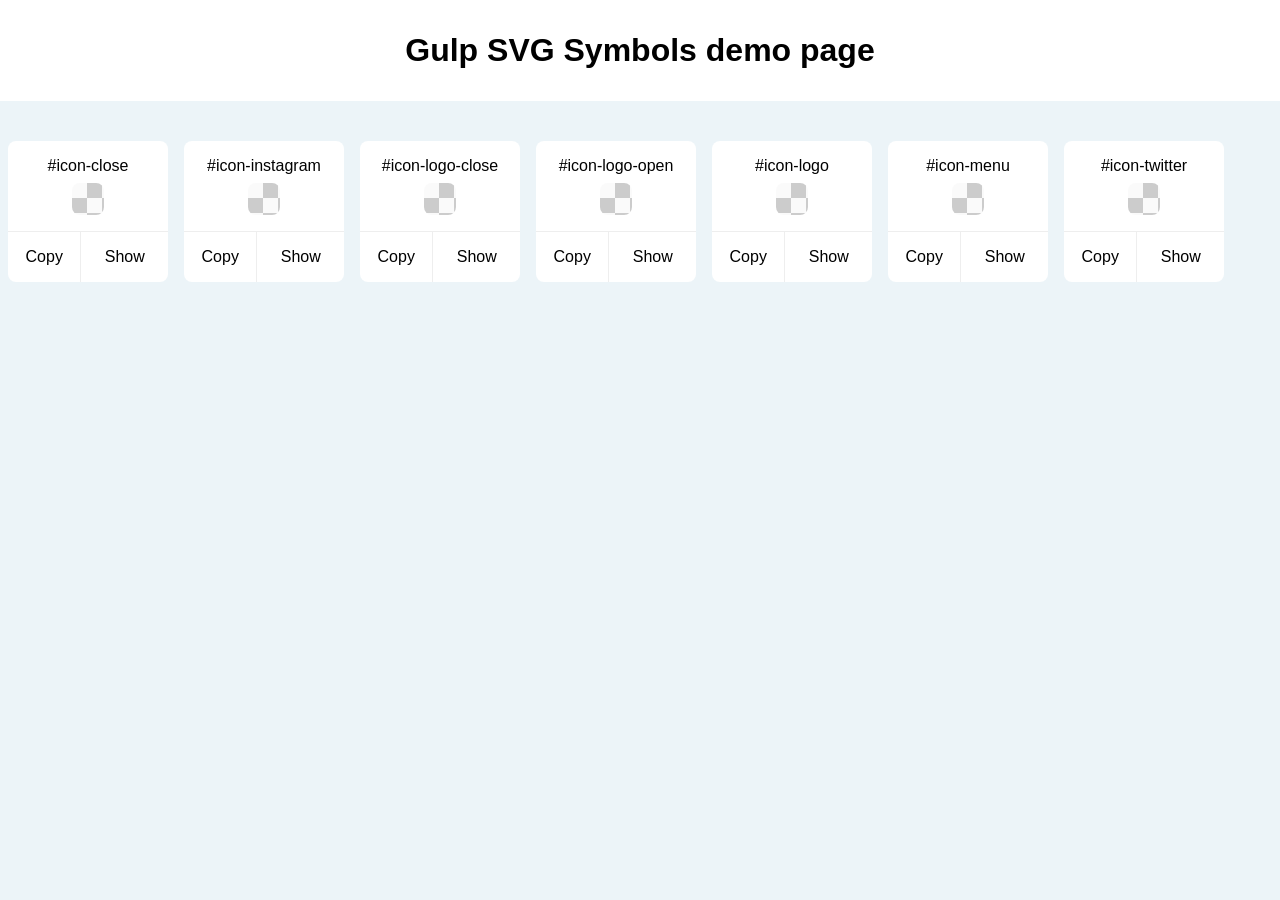
<file: svg/svg-symbols-demo-page.html>
<!DOCTYPE html>
<html>
  <head>
    <meta charset="utf-8"/>
    <meta http-equiv="X-UA-Compatible" content="IE=edge"/>
    <title>Gulp SVG Symbols test page</title>
    <meta name="description" content=""/>
    <meta name="viewport" content="width=device-width"/>
    <style type="text/css">
      html {
        font-family: "HelveticaNeue-Light", "Helvetica Neue Light", "Helvetica Neue", Helvetica, Arial, "Lucida Grande", sans-serif;
        background: #ecf4f8;
        text-align: center;
      }
      html, body {
        margin: 0;
        padding: 0;
      }
      h1 {
        margin: 0 0 1em;
        padding: 1em;
        background: white;
      }
      main {
        display: flex;
        flex-wrap: wrap;
      }
      main::after {
        content: '';
        flex-grow: 100;
      }
      p {
        margin: 0;
        padding: 0 0 .5em;
      }
      .icon,
      .icon-wrapper {
        background: white;
        margin: .5em;
        padding: 1em;
        border-radius: .5em;
      }
      .icon {
        display: inline-block;
        flex-grow: 1;
        display: flex;
        flex-direction: column;
        position: relative;
        padding-bottom: 0;
        min-width: 8em;
      }
      .icon-wrapper {
        background-color: #fafafa;
        background-image: linear-gradient(45deg, #ccc 25%, transparent 25%, transparent 75%, #ccc 75%, #ccc),
        linear-gradient(45deg, #ccc 25%, transparent 25%, transparent 75%, #ccc 75%, #ccc);
        background-size:30px 30px;
        background-position:0 0, 15px 15px;
        margin: auto;
      }
      .icon-action {
        margin: 1em -1em 0;
        border-top: 1px solid #eee;
        display: flex;
      }
      .icon-action > * {
        flex-grow: 1;
      }

      button {
        font: inherit;
        background: none;
        border: 0;
        outline: 0;
      }
      button,
      label {
        padding: 1em .5em;
        flex-basis: 50%;
        cursor: pointer;
      }
      button:hover,
      label:hover {
        color: mediumVioletRed;
      }
      label {
        border-left: 1px solid #eee;
      }
      input[type=checkbox] {
        display: none;
      }
      /* can't display none: copy won't work */
      pre {
        text-align: left;
        position: absolute;
        opacity: 0;
        z-index: 2;
        padding: 1em;
        pointer-events: none;
        border-top: 1px solid #eee;
        margin: 0 -1em;
        width: 0;
      }
      input:checked ~ .icon-action label {
        background: #eee;
      }
      input:checked ~ pre {
        position: static;
        pointer-events: auto;
        opacity: 1;
        width: 100%;
      }
    </style>
    <style type="text/css">
      .icon-close {
        width: 1em;
        height: 1em;
      }
      
      .icon-instagram {
        width: 1em;
        height: 1em;
      }
      
      .icon-logo-close {
        width: 0.53em;
        height: 1em;
      }
      
      .icon-logo-open {
        width: 0.53em;
        height: 1em;
      }
      
      .icon-logo {
        width: 1.93em;
        height: 1em;
      }
      
      .icon-menu {
        width: 1em;
        height: 1em;
      }
      
      .icon-twitter {
        width: 1em;
        height: 1em;
      }
      
      
    </style>
  </head>
  <body>
    <svg xmlns="http://www.w3.org/2000/svg" style="width: 0; height: 0; visibility: hidden; position: absolute; overflow: hidden;">
    <defs>
      false
    </defs>
    
    <symbol id="icon-close" viewBox="0 0 100 100">
      <title>close</title><path d="M11.11 18.18l7.07-7.07 70.712 70.71-7.072 7.07z"/><path d="M11.11 81.82l70.71-70.71 7.072 7.07L18.18 88.89z"/>
    </symbol>
    <symbol id="icon-instagram" viewBox="0 0 100 100">
      <title>instagram</title><path d="M50 8.67c13.47 0 15.07.06 20.36.3a27.63 27.63 0 0 1 9.35 1.73 15.59 15.59 0 0 1 5.79 3.76 15.8 15.8 0 0 1 3.78 5.79 27.74 27.74 0 0 1 1.73 9.35c.24 5.32.3 6.91.3 20.36s-.06 15.07-.3 20.36a27.63 27.63 0 0 1-1.73 9.35 15.59 15.59 0 0 1-3.76 5.79 15.8 15.8 0 0 1-5.79 3.78A27.74 27.74 0 0 1 70.41 91c-5.32.24-6.91.3-20.36.3S35 91.23 29.69 91a27.63 27.63 0 0 1-9.35-1.73 15.59 15.59 0 0 1-5.79-3.76 15.8 15.8 0 0 1-3.78-5.79A27.74 27.74 0 0 1 9 70.35C8.79 65 8.73 63.44 8.73 50s.06-15.07.3-20.36a27.63 27.63 0 0 1 1.73-9.35 15.59 15.59 0 0 1 3.76-5.79 15.8 15.8 0 0 1 5.79-3.78A27.74 27.74 0 0 1 29.67 9C35 8.73 36.56 8.67 50 8.67zm0-9.08c-13.69 0-15.4.06-20.78.3A36.84 36.84 0 0 0 17 2.23a24.61 24.61 0 0 0-8.92 5.83A24.7 24.7 0 0 0 2.25 17 37 37 0 0 0-.09 29.21c-.24 5.4-.3 7.11-.3 20.8s.06 15.4.3 20.78A36.84 36.84 0 0 0 2.25 83a24.61 24.61 0 0 0 5.83 9A24.64 24.64 0 0 0 17 97.77a37 37 0 0 0 12.23 2.34c5.38.24 7.09.3 20.78.3s15.4-.06 20.78-.3A36.84 36.84 0 0 0 83 97.77 25.76 25.76 0 0 0 97.75 83a37 37 0 0 0 2.34-12.23c.24-5.38.3-7.09.3-20.78s-.06-15.4-.3-20.78A36.84 36.84 0 0 0 97.75 17a23.61 23.61 0 0 0-5.77-9 24.64 24.64 0 0 0-8.92-5.81A37 37 0 0 0 70.83-.09C65.43-.35 63.72-.41 50-.41z"/><path d="M50 24.11A25.9 25.9 0 1 0 75.93 50 25.9 25.9 0 0 0 50 24.11zm0 42.7A16.8 16.8 0 1 1 66.83 50 16.8 16.8 0 0 1 50 66.81zM83 23.09a6 6 0 1 1-6-6 6 6 0 0 1 6 6z"/>
    </symbol>
    <symbol id="icon-logo-close" viewBox="0 0 53.14 100">
      <title>logo-close</title><path d="M0 100v-6.29h46.85V6.29H0V0h53.14v100H0z"/>
    </symbol>
    <symbol id="icon-logo-open" viewBox="0 0 53.14 100">
      <title>logo-open</title><path d="M0 100V0h53.14v6.29H6.29v87.42h46.85V100H0z"/>
    </symbol>
    <symbol id="icon-logo" viewBox="0 0 193.71 100">
      <title>logo</title><path d="M93.71 77.01V51.1H70.02v-6.29h23.69V22.99H100v21.82h23.64v6.29H100v25.91h-6.29zM0 100V0h53.14v6.29H6.29v87.42h46.85V100H0zM140.57 100v-6.29h46.85V6.29h-46.85V0h53.14v100h-53.14z"/>
    </symbol>
    <symbol id="icon-menu" viewBox="0 0 100 100">
      <title>menu</title><path d="M0 13.75h100v10H0zM0 45h100v10H0zM0 76.25h100v10H0z"/>
    </symbol>
    <symbol id="icon-twitter" viewBox="0 0 100 100">
      <title>twitter</title><path d="M100 19a40.45 40.45 0 0 1-11.78 3.22 20.63 20.63 0 0 0 9-11.35 41.25 41.25 0 0 1-13 5 20.54 20.54 0 0 0-35 18.71A58.22 58.22 0 0 1 7 13.11a20.54 20.54 0 0 0 6.35 27.38A20.53 20.53 0 0 1 4 37.93v.25A20.51 20.51 0 0 0 20.5 58.3a20.55 20.55 0 0 1-5.41.72 21.1 21.1 0 0 1-3.87-.37 20.58 20.58 0 0 0 19.16 14.26A41.14 41.14 0 0 1 4.9 81.69 40.78 40.78 0 0 1 0 81.4a58 58 0 0 0 31.46 9.22c37.73 0 58.37-31.26 58.37-58.37 0-.9 0-1.78-.06-2.66A41.29 41.29 0 0 0 100 19z"/>
    </symbol></svg>
    <h1>Gulp SVG Symbols demo page</h1>
    <main>
      <div class="icon">
        <p>#icon-close</p>
        <div class="icon-wrapper">
          <svg role="img" class="icon-close" style="position: absolute; width: 0; height: 0; overflow: hidden;">
            <use xlink:href="#icon-close"/>
          </svg>
        </div>
        <div class="icon-dev">
          <input class="show-code" id="toggle-icon-close" type="checkbox"/>
          <div class="icon-action">
            <button onclick="gulpSvgSymbol.copy(&apos;code-icon-close&apos;)">Copy</button>
            <label onclick="gulpSvgSymbol.reflow(&apos;code-icon-close&apos;)" for="toggle-icon-close">Show</label>
          </div>
<pre>
<code id="code-icon-close">&lt;svg role=&quot;img&quot; class=&quot;icon-close&quot;&gt;
  &lt;use xlink:href=&quot;#icon-close&quot;&gt;&lt;/use&gt;
&lt;/svg&gt;</code>
</pre>
        </div>
      </div>
      <div class="icon">
        <p>#icon-instagram</p>
        <div class="icon-wrapper">
          <svg role="img" class="icon-instagram" style="position: absolute; width: 0; height: 0; overflow: hidden;">
            <use xlink:href="#icon-instagram"/>
          </svg>
        </div>
        <div class="icon-dev">
          <input class="show-code" id="toggle-icon-instagram" type="checkbox"/>
          <div class="icon-action">
            <button onclick="gulpSvgSymbol.copy(&apos;code-icon-instagram&apos;)">Copy</button>
            <label onclick="gulpSvgSymbol.reflow(&apos;code-icon-instagram&apos;)" for="toggle-icon-instagram">Show</label>
          </div>
<pre>
<code id="code-icon-instagram">&lt;svg role=&quot;img&quot; class=&quot;icon-instagram&quot;&gt;
  &lt;use xlink:href=&quot;#icon-instagram&quot;&gt;&lt;/use&gt;
&lt;/svg&gt;</code>
</pre>
        </div>
      </div>
      <div class="icon">
        <p>#icon-logo-close</p>
        <div class="icon-wrapper">
          <svg role="img" class="icon-logo-close" style="position: absolute; width: 0; height: 0; overflow: hidden;">
            <use xlink:href="#icon-logo-close"/>
          </svg>
        </div>
        <div class="icon-dev">
          <input class="show-code" id="toggle-icon-logo-close" type="checkbox"/>
          <div class="icon-action">
            <button onclick="gulpSvgSymbol.copy(&apos;code-icon-logo-close&apos;)">Copy</button>
            <label onclick="gulpSvgSymbol.reflow(&apos;code-icon-logo-close&apos;)" for="toggle-icon-logo-close">Show</label>
          </div>
<pre>
<code id="code-icon-logo-close">&lt;svg role=&quot;img&quot; class=&quot;icon-logo-close&quot;&gt;
  &lt;use xlink:href=&quot;#icon-logo-close&quot;&gt;&lt;/use&gt;
&lt;/svg&gt;</code>
</pre>
        </div>
      </div>
      <div class="icon">
        <p>#icon-logo-open</p>
        <div class="icon-wrapper">
          <svg role="img" class="icon-logo-open" style="position: absolute; width: 0; height: 0; overflow: hidden;">
            <use xlink:href="#icon-logo-open"/>
          </svg>
        </div>
        <div class="icon-dev">
          <input class="show-code" id="toggle-icon-logo-open" type="checkbox"/>
          <div class="icon-action">
            <button onclick="gulpSvgSymbol.copy(&apos;code-icon-logo-open&apos;)">Copy</button>
            <label onclick="gulpSvgSymbol.reflow(&apos;code-icon-logo-open&apos;)" for="toggle-icon-logo-open">Show</label>
          </div>
<pre>
<code id="code-icon-logo-open">&lt;svg role=&quot;img&quot; class=&quot;icon-logo-open&quot;&gt;
  &lt;use xlink:href=&quot;#icon-logo-open&quot;&gt;&lt;/use&gt;
&lt;/svg&gt;</code>
</pre>
        </div>
      </div>
      <div class="icon">
        <p>#icon-logo</p>
        <div class="icon-wrapper">
          <svg role="img" class="icon-logo" style="position: absolute; width: 0; height: 0; overflow: hidden;">
            <use xlink:href="#icon-logo"/>
          </svg>
        </div>
        <div class="icon-dev">
          <input class="show-code" id="toggle-icon-logo" type="checkbox"/>
          <div class="icon-action">
            <button onclick="gulpSvgSymbol.copy(&apos;code-icon-logo&apos;)">Copy</button>
            <label onclick="gulpSvgSymbol.reflow(&apos;code-icon-logo&apos;)" for="toggle-icon-logo">Show</label>
          </div>
<pre>
<code id="code-icon-logo">&lt;svg role=&quot;img&quot; class=&quot;icon-logo&quot;&gt;
  &lt;use xlink:href=&quot;#icon-logo&quot;&gt;&lt;/use&gt;
&lt;/svg&gt;</code>
</pre>
        </div>
      </div>
      <div class="icon">
        <p>#icon-menu</p>
        <div class="icon-wrapper">
          <svg role="img" class="icon-menu" style="position: absolute; width: 0; height: 0; overflow: hidden;">
            <use xlink:href="#icon-menu"/>
          </svg>
        </div>
        <div class="icon-dev">
          <input class="show-code" id="toggle-icon-menu" type="checkbox"/>
          <div class="icon-action">
            <button onclick="gulpSvgSymbol.copy(&apos;code-icon-menu&apos;)">Copy</button>
            <label onclick="gulpSvgSymbol.reflow(&apos;code-icon-menu&apos;)" for="toggle-icon-menu">Show</label>
          </div>
<pre>
<code id="code-icon-menu">&lt;svg role=&quot;img&quot; class=&quot;icon-menu&quot;&gt;
  &lt;use xlink:href=&quot;#icon-menu&quot;&gt;&lt;/use&gt;
&lt;/svg&gt;</code>
</pre>
        </div>
      </div>
      <div class="icon">
        <p>#icon-twitter</p>
        <div class="icon-wrapper">
          <svg role="img" class="icon-twitter" style="position: absolute; width: 0; height: 0; overflow: hidden;">
            <use xlink:href="#icon-twitter"/>
          </svg>
        </div>
        <div class="icon-dev">
          <input class="show-code" id="toggle-icon-twitter" type="checkbox"/>
          <div class="icon-action">
            <button onclick="gulpSvgSymbol.copy(&apos;code-icon-twitter&apos;)">Copy</button>
            <label onclick="gulpSvgSymbol.reflow(&apos;code-icon-twitter&apos;)" for="toggle-icon-twitter">Show</label>
          </div>
<pre>
<code id="code-icon-twitter">&lt;svg role=&quot;img&quot; class=&quot;icon-twitter&quot;&gt;
  &lt;use xlink:href=&quot;#icon-twitter&quot;&gt;&lt;/use&gt;
&lt;/svg&gt;</code>
</pre>
        </div>
      </div>
    </main>
    <script type="text/javascript">
      (function () {
        // https://developers.google.com/web/updates/2015/04/cut-and-copy-commands
        var symb = window.gulpSvgSymbol = {};
        var main = document.getElementsByTagName('main')[0];
        symb.copy = function (id) {
          window.getSelection().removeAllRanges();
          var code = document.getElementById(id);
          var range = document.createRange();
          range.selectNode(code);
          window.getSelection().addRange(range);
          try {
            var successful = document.execCommand('copy');
            var msg = successful ? 'successful' : 'unsuccessful';
          } catch(err) {
            console.log('Oops, unable to copy');
          }
          window.getSelection().removeAllRanges();
        }
        // Force a reflow so sizes are back to initials…
        symb.reflow = function (id) {
          var code = document.getElementById(id);
          code.style.display = 'none';
          window.setTimeout(function () {
            code.style.display = '';
          }, 0);
        }
      }());
    </script>
  </body>
</html>
</file>
<file: css/styles.css>
.site-footer {
    padding: 40px 0 20px;
    text-align: center;
    font-size: 11px;
    font-weight: 200;
    letter-spacing: 0.05em;
    text-transform: uppercase;
    color: #111;
    /* border-top: 1px solid #eee; */
}

.site-footer--fixed {
    position: fixed;
    bottom: 0;
    left: 0;
    width: 100%;
    background: #fff;
    padding: 12px 0;
    z-index: 1;
}

.site-footer a {
    text-decoration: underline;
}
</file>
<file: fonts/stylesheet.css>
/* This stylesheet generated by Transfonter (https://transfonter.org) on May 1, 2017 5:42 PM */

@font-face {
	font-family: 'Montserrat';
	src: url('Montserrat-Medium.eot');
	src: url('Montserrat-Medium.eot?#iefix') format('embedded-opentype'),
		url('Montserrat-Medium.woff2') format('woff2'),
		url('Montserrat-Medium.woff') format('woff'),
		url('Montserrat-Medium.ttf') format('truetype'),
		url('Montserrat-Medium.svg#Montserrat-Medium') format('svg');
	font-weight: 500;
	font-style: normal;
}

@font-face {
	font-family: 'Montserrat';
	src: url('Montserrat-ExtraLight.eot');
	src: url('Montserrat-ExtraLight.eot?#iefix') format('embedded-opentype'),
		url('Montserrat-ExtraLight.woff2') format('woff2'),
		url('Montserrat-ExtraLight.woff') format('woff'),
		url('Montserrat-ExtraLight.ttf') format('truetype'),
		url('Montserrat-ExtraLight.svg#Montserrat-ExtraLight') format('svg');
	font-weight: 200;
	font-style: normal;
}

@font-face {
	font-family: 'Montserrat';
	src: url('Montserrat-BoldItalic.eot');
	src: url('Montserrat-BoldItalic.eot?#iefix') format('embedded-opentype'),
		url('Montserrat-BoldItalic.woff2') format('woff2'),
		url('Montserrat-BoldItalic.woff') format('woff'),
		url('Montserrat-BoldItalic.ttf') format('truetype'),
		url('Montserrat-BoldItalic.svg#Montserrat-BoldItalic') format('svg');
	font-weight: bold;
	font-style: italic;
}

@font-face {
	font-family: 'Montserrat';
	src: url('Montserrat-Bold.eot');
	src: url('Montserrat-Bold.eot?#iefix') format('embedded-opentype'),
		url('Montserrat-Bold.woff2') format('woff2'),
		url('Montserrat-Bold.woff') format('woff'),
		url('Montserrat-Bold.ttf') format('truetype'),
		url('Montserrat-Bold.svg#Montserrat-Bold') format('svg');
	font-weight: bold;
	font-style: normal;
}

@font-face {
	font-family: 'Montserrat';
	src: url('Montserrat-Italic.eot');
	src: url('Montserrat-Italic.eot?#iefix') format('embedded-opentype'),
		url('Montserrat-Italic.woff2') format('woff2'),
		url('Montserrat-Italic.woff') format('woff'),
		url('Montserrat-Italic.ttf') format('truetype'),
		url('Montserrat-Italic.svg#Montserrat-Italic') format('svg');
	font-weight: normal;
	font-style: italic;
}

@font-face {
	font-family: 'Montserrat';
	src: url('Montserrat-ExtraLightItalic.eot');
	src: url('Montserrat-ExtraLightItalic.eot?#iefix') format('embedded-opentype'),
		url('Montserrat-ExtraLightItalic.woff2') format('woff2'),
		url('Montserrat-ExtraLightItalic.woff') format('woff'),
		url('Montserrat-ExtraLightItalic.ttf') format('truetype'),
		url('Montserrat-ExtraLightItalic.svg#Montserrat-ExtraLightItalic') format('svg');
	font-weight: 200;
	font-style: italic;
}

@font-face {
	font-family: 'Montserrat';
	src: url('Montserrat-Regular.eot');
	src: url('Montserrat-Regular.eot?#iefix') format('embedded-opentype'),
		url('Montserrat-Regular.woff2') format('woff2'),
		url('Montserrat-Regular.woff') format('woff'),
		url('Montserrat-Regular.ttf') format('truetype'),
		url('Montserrat-Regular.svg#Montserrat-Regular') format('svg');
	font-weight: normal;
	font-style: normal;
}

@font-face {
	font-family: 'Montserrat';
	src: url('Montserrat-MediumItalic.eot');
	src: url('Montserrat-MediumItalic.eot?#iefix') format('embedded-opentype'),
		url('Montserrat-MediumItalic.woff2') format('woff2'),
		url('Montserrat-MediumItalic.woff') format('woff'),
		url('Montserrat-MediumItalic.ttf') format('truetype'),
		url('Montserrat-MediumItalic.svg#Montserrat-MediumItalic') format('svg');
	font-weight: 500;
	font-style: italic;
}
</file>
<file: css/main.css>
/*! Flickity v2.0.5
http://flickity.metafizzy.co
---------------------------------------------- */.flickity-enabled{position:relative}.flickity-enabled:focus{outline:none}.flickity-viewport{overflow:hidden;position:relative;height:100%}.flickity-slider{position:absolute;width:100%;height:100%}.flickity-enabled.is-draggable{-webkit-tap-highlight-color:transparent;tap-highlight-color:transparent;-webkit-user-select:none;-moz-user-select:none;-ms-user-select:none;user-select:none}.flickity-enabled.is-draggable .flickity-viewport{cursor:move;cursor:-webkit-grab;cursor:grab}.flickity-enabled.is-draggable .flickity-viewport.is-pointer-down{cursor:-webkit-grabbing;cursor:grabbing}.flickity-prev-next-button{position:absolute;top:50%;width:44px;height:44px;border:none;border-radius:50%;background:#fff;background:hsla(0,0%,100%,.75);cursor:pointer;transform:translateY(-50%)}.flickity-prev-next-button:hover{background:#fff}.flickity-prev-next-button:focus{outline:none;box-shadow:0 0 0 5px #09f}.flickity-prev-next-button:active{opacity:.6}.flickity-prev-next-button.previous{left:10px}.flickity-prev-next-button.next{right:10px}.flickity-rtl .flickity-prev-next-button.previous{left:auto;right:10px}.flickity-rtl .flickity-prev-next-button.next{right:auto;left:10px}.flickity-prev-next-button:disabled{opacity:.3;cursor:auto}.flickity-prev-next-button svg{position:absolute;left:20%;top:20%;width:60%;height:60%}.flickity-prev-next-button .arrow{fill:#333}.flickity-page-dots{position:absolute;width:100%;bottom:-25px;padding:0;margin:0;list-style:none;text-align:center;line-height:1}.flickity-rtl .flickity-page-dots{direction:rtl}.flickity-page-dots .dot{display:inline-block;width:10px;height:10px;margin:0 8px;background:#333;border-radius:50%;opacity:.25;cursor:pointer}.flickity-page-dots .dot.is-selected{opacity:1}

/*! minireset.css v0.0.3 | MIT License | github.com/jgthms/minireset.css */blockquote,body,dd,dl,dt,fieldset,figure,h1,h2,h3,h4,h5,h6,hr,html,iframe,legend,li,ol,p,pre,textarea,ul{margin:0;padding:0}h1,h2,h3,h4,h5,h6{font-size:100%;font-weight:400}ul{list-style:none}button,input,select,textarea{margin:0}html{box-sizing:border-box}*,:after,:before{box-sizing:inherit}audio,embed,iframe,img,object,video{height:auto;max-width:100%}iframe{border:0}table{border-collapse:collapse;border-spacing:0}td,th{padding:0;text-align:left}@font-face{font-family:Montserrat;src:url(../fonts/Montserrat-ExtraLight.eot);src:url(../fonts/Montserrat-ExtraLight.eot?#iefix) format("embedded-opentype"),url(../fonts/Montserrat-ExtraLight.woff2) format("woff2"),url(../fonts/Montserrat-ExtraLight.woff) format("woff"),url(../fonts/Montserrat-ExtraLight.ttf) format("truetype"),url(../fonts/Montserrat-ExtraLight.svg#Montserrat-ExtraLight) format("svg");font-weight:200;font-style:normal}@font-face{font-family:Montserrat;src:url(../fonts/Montserrat-ExtraLightItalic.eot);src:url(../fonts/Montserrat-ExtraLightItalic.eot?#iefix) format("embedded-opentype"),url(../fonts/Montserrat-ExtraLightItalic.woff2) format("woff2"),url(../fonts/Montserrat-ExtraLightItalic.woff) format("woff"),url(../fonts/Montserrat-ExtraLightItalic.ttf) format("truetype"),url(../fonts/Montserrat-ExtraLightItalic.svg#Montserrat-ExtraLightItalic) format("svg");font-weight:200;font-style:italic}@font-face{font-family:Montserrat;src:url(../fonts/Montserrat-Regular.eot);src:url(../fonts/Montserrat-Regular.eot?#iefix) format("embedded-opentype"),url(../fonts/Montserrat-Regular.woff2) format("woff2"),url(../fonts/Montserrat-Regular.woff) format("woff"),url(../fonts/Montserrat-Regular.ttf) format("truetype"),url(../fonts/Montserrat-Regular.svg#Montserrat-Regular) format("svg");font-weight:400;font-style:normal}@font-face{font-family:Montserrat;src:url(../fonts/Montserrat-Italic.eot);src:url(../fonts/Montserrat-Italic.eot?#iefix) format("embedded-opentype"),url(../fonts/Montserrat-Italic.woff2) format("woff2"),url(../fonts/Montserrat-Italic.woff) format("woff"),url(../fonts/Montserrat-Italic.ttf) format("truetype"),url(../fonts/Montserrat-Italic.svg#Montserrat-Italic) format("svg");font-weight:400;font-style:italic}@font-face{font-family:Montserrat;src:url(../fonts/Montserrat-Medium.eot);src:url(../fonts/Montserrat-Medium.eot?#iefix) format("embedded-opentype"),url(../fonts/Montserrat-Medium.woff2) format("woff2"),url(../fonts/Montserrat-Medium.woff) format("woff"),url(../fonts/Montserrat-Medium.ttf) format("truetype"),url(../fonts/Montserrat-Medium.svg#Montserrat-Medium) format("svg");font-weight:500;font-style:normal}@font-face{font-family:Montserrat;src:url(../fonts/Montserrat-MediumItalic.eot);src:url(../fonts/Montserrat-MediumItalic.eot?#iefix) format("embedded-opentype"),url(../fonts/Montserrat-MediumItalic.woff2) format("woff2"),url(../fonts/Montserrat-MediumItalic.woff) format("woff"),url(../fonts/Montserrat-MediumItalic.ttf) format("truetype"),url(../fonts/Montserrat-MediumItalic.svg#Montserrat-MediumItalic) format("svg");font-weight:500;font-style:italic}@font-face{font-family:Montserrat;src:url(../fonts/Montserrat-Bold.eot);src:url(../fonts/Montserrat-Bold.eot?#iefix) format("embedded-opentype"),url(../fonts/Montserrat-Bold.woff2) format("woff2"),url(../fonts/Montserrat-Bold.woff) format("woff"),url(../fonts/Montserrat-Bold.ttf) format("truetype"),url(../fonts/Montserrat-Bold.svg#Montserrat-Bold) format("svg");font-weight:700;font-style:normal}@font-face{font-family:Montserrat;src:url(../fonts/Montserrat-BoldItalic.eot);src:url(../fonts/Montserrat-BoldItalic.eot?#iefix) format("embedded-opentype"),url(../fonts/Montserrat-BoldItalic.woff2) format("woff2"),url(../fonts/Montserrat-BoldItalic.woff) format("woff"),url(../fonts/Montserrat-BoldItalic.ttf) format("truetype"),url(../fonts/Montserrat-BoldItalic.svg#Montserrat-BoldItalic) format("svg");font-weight:700;font-style:italic}html{font-family:Montserrat,Arial,sans-serif}body.is-about,body.is-project{padding-top:60px}.container{padding:0 20px}@media (min-width:769px){.container{width:750px;margin:0 auto}}@media (min-width:992px){.container{width:970px}}@media (min-width:1200px){.container{width:1170px}}@media (min-width:1440px){.container{width:1300px}}a{color:inherit;text-decoration:none}.icon{fill:currentColor}.icon,.icon-close,.icon-instagram{width:1em;height:1em}.icon-logo-close,.icon-logo-open{width:.53em;height:1em}.icon-logo{width:1.93em;height:1em}.icon-menu,.icon-twitter{width:1em;height:1em}.main-navigation{position:fixed;top:0;left:0;width:100%;background:#fff;z-index:2}.main-navigation--content{display:-ms-flexbox;display:flex;-ms-flex-pack:justify;justify-content:space-between;-ms-flex-align:center;align-items:center}.logo{display:block;font-size:14px;line-height:1.45;text-transform:uppercase;font-weight:500}.logo span{padding:20px 0}.logo span,.logo svg{display:inline-block;vertical-align:middle}.logo svg{margin-right:5px}.navbar-open{display:block;padding:20px 0}@media (min-width:769px){.navbar-open{display:none}}.navbar-open svg{display:block;font-size:20px}.navbar-close{position:absolute;top:0;right:0;padding:20px}@media (min-width:769px){.navbar-close{display:none}}.navbar-close svg{display:block;font-size:20px}.navbar{display:none;position:fixed;top:0;left:0;width:100vw;height:100vh;-ms-flex-flow:column wrap;flex-flow:column wrap;-ms-flex-align:center;align-items:center;-ms-flex-pack:center;justify-content:center;z-index:3;background:#fff}@media (min-width:769px){.navbar{display:-ms-flexbox;display:flex;position:static;width:auto;height:auto;-ms-flex-direction:row;flex-direction:row;padding:0}}.navbar-menu,.navbar.is-active{display:-ms-flexbox;display:flex}.navbar-menu{-ms-flex-flow:column wrap;flex-flow:column wrap;margin:50px 0}@media (min-width:769px){.navbar-menu{-ms-flex-flow:row nowrap;flex-flow:row nowrap;margin:0}}.navbar-menu--item+.navbar-menu--item{position:relative}@media (min-width:769px){.navbar-menu--item+.navbar-menu--item{margin-left:40px}}.navbar-menu--item+.navbar-menu--item:before{content:"";position:absolute;bottom:100%;left:50%;left:calc(50% - 2px);width:4px;height:4px;border-radius:50%;background:#111}@media (min-width:769px){.navbar-menu--item+.navbar-menu--item:before{content:none}}.navbar-menu--item a{position:relative;display:block;padding:20px 0;font-size:30px;font-weight:500;text-align:center;text-transform:uppercase}@media (min-width:769px){.navbar-menu--item a{font-size:14px}}.navbar-menu--item a:before{content:"";position:absolute;top:100%;left:0;width:0;border-bottom:2px solid #111;transition:.3s ease}.navbar-menu--item a:focus:before,.navbar-menu--item a:hover:before{width:100%}.navbar-social{display:-ms-flexbox;display:flex;-ms-flex-flow:row nowrap;flex-flow:row nowrap}@media (min-width:769px){.navbar-social{display:none}}.navbar-social--item a{padding:10px;font-size:20px}.main-content{position:relative;margin-bottom:40vh;z-index:1;background:#fff}.project-banner{position:relative;display:-ms-flexbox;display:flex;-ms-flex-pack:center;justify-content:center;-ms-flex-align:center;align-items:center;height:400px;height:50vh;background:#ddd url(https://unsplash.it/10/30/?random) no-repeat 50%/cover}.project-banner:before{content:"";position:absolute;top:0;left:0;width:100%;height:100%;background:hsla(0,0%,7%,.1);z-index:0}.project-banner--content{position:relative;text-align:center;z-index:1}.project-banner--icon-close,.project-banner--icon-open{display:inline-block;vertical-align:middle;color:#fff;font-size:200px;font-size:20vw;opacity:.5}.project-banner--title{display:inline-block;vertical-align:middle;max-width:50vw;font-size:80px;font-size:10vw;font-weight:200;color:#fff}@media (min-width:769px){.project-banner--title{font-size:8vw}}.project-description{padding:3em 0}@media (min-width:769px){.project-description{padding:5em 0}}.project-description--text{margin-bottom:1em;font-size:16px;line-height:1.4}@media (min-width:769px){.project-description--text{font-size:20px}}.project-description--text:last-child{margin-bottom:0}.project-description--text strong{font-weight:500}.photo-list{display:-ms-flexbox;display:flex;-ms-flex-pack:distribute;justify-content:space-around;-ms-flex-flow:row wrap;flex-flow:row wrap}.photo-item{-ms-flex:0 1 96%;flex:0 1 96%}.photo-item.is-vertical{-ms-flex:0 1 70%;flex:0 1 70%}@media (min-width:769px){.photo-item.is-vertical{-ms-flex:0 1 46%;flex:0 1 46%}}.photo-item img{display:block;width:100%;height:auto;margin:0 auto 5em}.is-goingout-page .photo-item img{max-width:80%}.video-item{-ms-flex:0 1 100%;flex:0 1 100%}.video-item video{display:block;width:100%;height:auto;margin-bottom:5em}.project-navigation{position:fixed;bottom:0;left:0;width:100%;z-index:0;background:#ddd url(https://unsplash.it/10/30/?random) no-repeat 50%/cover}.project-navigation>a{display:-ms-flexbox;display:flex;-ms-flex-flow:column nowrap;flex-flow:column nowrap;-ms-flex-pack:center;justify-content:center;-ms-flex-align:center;align-items:center;height:40vh}.project-navigation>a:before{content:"";position:absolute;top:0;left:0;width:100%;height:100%;background:#111;opacity:.35;z-index:0;transition:opacity 1s ease}.project-navigation>a:hover:before{opacity:0}.project-navigation--content{position:relative;z-index:1}.project-navigation--title{font-size:4vw;font-weight:200;color:#fff;font-size:3vw}.project-navigation--project-name{font-size:10vw;line-height:1;color:#fff}@media (min-width:769px){.project-navigation--project-name{font-size:7.5vw}}.home-projects{padding:10vh 0}.home-projects--list .flickity-prev-next-button{height:100%;padding:0;background:none}@media (min-width:769px){.home-projects--list .flickity-prev-next-button{width:40px;left:-50px}}@media (min-width:769px){.home-projects--list .flickity-prev-next-button.next{left:auto;right:-50px}}.home-projects--list .flickity-prev-next-button:focus,.home-projects--list .flickity-prev-next-button:hover{outline:none;border:none}.home-projects--list .flickity-prev-next-button .arrow{fill:#fff}@media (min-width:769px){.home-projects--list .flickity-prev-next-button .arrow{fill:#111}}.home-projects--item{position:absolute;top:0;left:0;display:-ms-flexbox;display:flex;-ms-flex-pack:center;justify-content:center;-ms-flex-align:center;align-items:center;width:100%;height:100%;height:80vh;background:#ddd url(https://unsplash.it/10/30/?random) no-repeat 50%/cover}.home-projects--item:before{content:"";position:absolute;top:0;left:0;width:100%;height:100%;background:hsla(0,0%,7%,.1);z-index:0}@media (min-width:769px){.home-projects--item{-ms-flex-pack:stretch;justify-content:stretch}}.home-projects--item-content{position:relative;padding:10px;max-width:50%;z-index:1}@media (min-width:769px){.home-projects--item-content{padding:50px}}.home-projects--item-title{font-size:80px;font-size:10vw;color:#fff;text-align:center}@media (min-width:769px){.home-projects--item-title{text-align:left}}@media (min-width:769px){.about-section{padding:5vh 0}}@media (min-width:769px){.about-section .container{display:-ms-flexbox;display:flex;-ms-flex-flow:row nowrap;flex-flow:row nowrap;-ms-flex-align:center;align-items:center;min-height:80vh}}@media (min-width:769px){.about-content{-ms-flex:0 1 60%;flex:0 1 60%;padding-right:3em}}.about-content--title{padding:1em 0;font-size:28px;font-weight:500;text-transform:uppercase}@media (min-width:769px){.about-content--title{font-size:32px}}.about-content--subtitle{padding:1em 0;font-size:18px;font-weight:500;text-transform:uppercase}@media (min-width:769px){.about-content--subtitle{font-size:24px}}.about-content--text{margin-bottom:1em;font-size:16px;line-height:1.4}@media (min-width:769px){.about-content--text{font-size:20px}}.about-content--text strong{font-weight:500}.about-content--text a{text-decoration:underline}.about-image{padding:1em 0 2em}@media (min-width:769px){.about-image{-ms-flex:0 1 40%;flex:0 1 40%;padding:0}}
/*# sourceMappingURL=[data-uri] */
</file>
